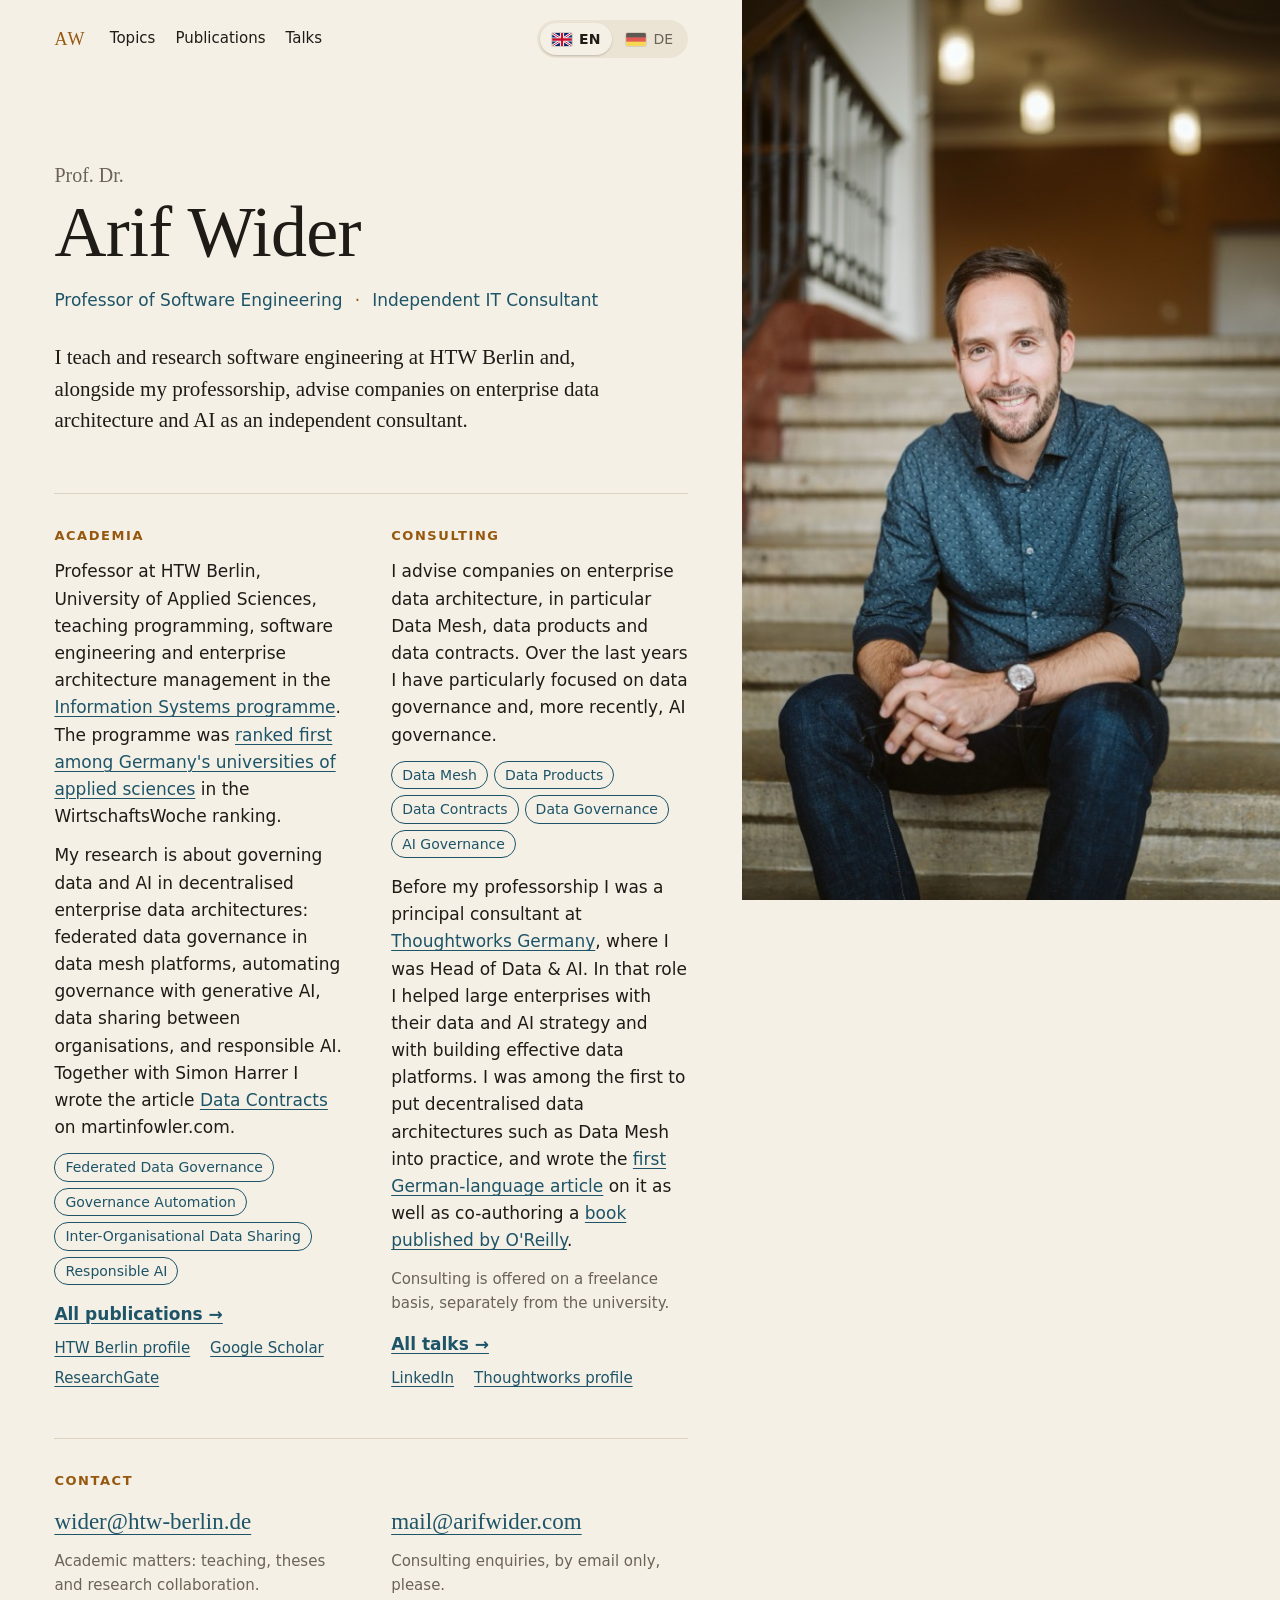
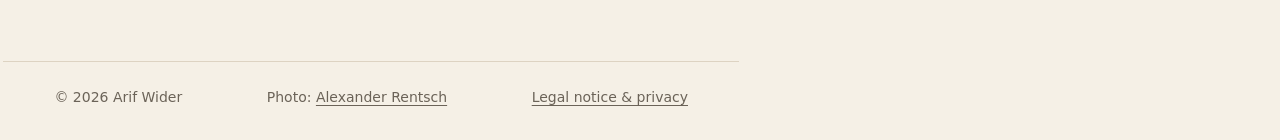
<file: index.html>
<!doctype html>
<html lang="en"
      data-title-en="Arif Wider · Professor of Software Engineering &amp; IT Consultant"
      data-title-de="Arif Wider · Professor für Software Engineering &amp; IT-Berater">
<head>
  <meta charset="utf-8">
  <meta name="viewport" content="width=device-width, initial-scale=1">
  <title>Arif Wider · Professor of Software Engineering &amp; IT Consultant</title>
  <meta name="description" content="Prof. Dr. Arif Wider is a professor of software engineering at HTW Berlin and an independent consultant for enterprise data architecture and AI: Data Mesh, data products, data contracts, data governance and AI governance.">
  <meta name="color-scheme" content="light dark">
  <link rel="canonical" href="https://arifwider.com/">
  <meta property="og:type" content="profile">
  <meta property="og:url" content="https://arifwider.com/">
  <meta property="og:title" content="Arif Wider · Professor of Software Engineering &amp; IT Consultant">
  <meta property="og:description" content="Professor of software engineering at HTW Berlin and independent consultant for enterprise data architecture and AI: Data Mesh, data products, data contracts, data and AI governance.">
  <meta property="og:image" content="https://arifwider.com/assets/og-wide.jpg">
  <meta property="og:image:width" content="1200">
  <meta property="og:image:height" content="630">
  <meta property="og:image:alt" content="Portrait of Arif Wider">
  <meta property="og:site_name" content="Arif Wider">
  <meta property="og:locale" content="en_GB">
  <meta property="og:locale:alternate" content="de_DE">
  <script type="application/ld+json">
  {
    "@context": "https://schema.org",
    "@graph": [
      {
        "@type": "Person",
        "@id": "https://arifwider.com/#person",
        "name": "Arif Wider",
        "honorificPrefix": "Prof. Dr.",
        "url": "https://arifwider.com/",
        "image": "https://arifwider.com/assets/portrait-1200.jpg",
        "jobTitle": "Professor of Software Engineering",
        "affiliation": {
          "@type": "CollegeOrUniversity",
          "name": "HTW Berlin, University of Applied Sciences",
          "url": "https://www.htw-berlin.de/"
        },
        "knowsAbout": [
          "Software Engineering",
          "Data Mesh",
          "Data Products",
          "Data Contracts",
          "Enterprise Data Architecture",
          "Data Governance",
          "AI Governance",
          "Responsible AI"
        ],
        "sameAs": [
          "https://www.htw-berlin.de/hochschule/personen/person/?eid=12850",
          "https://www.linkedin.com/in/arifwider/",
          "https://scholar.google.com/citations?user=3Jl5pxMAAAAJ",
          "https://www.researchgate.net/profile/Arif-Wider",
          "https://www.thoughtworks.com/de-de/profiles/service-line-leads/arif-wider"
        ]
      },
      {
        "@type": "Article",
        "headline": "Data Contracts",
        "url": "https://martinfowler.com/articles/data-contracts.html",
        "datePublished": "2026-11-18",
        "author": [
          {
            "@type": "Person",
            "name": "Simon Harrer"
          },
          {
            "@id": "https://arifwider.com/#person"
          }
        ],
        "publisher": {
          "@type": "Organization",
          "name": "martinfowler.com",
          "url": "https://martinfowler.com/"
        },
        "@id": "https://martinfowler.com/articles/data-contracts.html"
      }
    ]
  }
  </script>
  <link rel="stylesheet" href="styles.css">
  <script src="lang.js"></script>
</head>
<body class="home">
  <span id="en" class="lang-anchor"></span><span id="de" class="lang-anchor"></span>
  <header class="topbar">
    <a class="monogram" data-l="en" href="index.html" aria-label="Arif Wider">AW</a><a class="monogram" data-l="de" href="index.html#de" aria-label="Arif Wider">AW</a>
    <nav class="nav">
      <a data-l="en" href="topics.html">Topics</a><a data-l="de" href="topics.html#de">Themen</a>
      <a data-l="en" href="publications.html">Publications</a><a data-l="de" href="publications.html#de">Publikationen</a>
      <a data-l="en" href="talks.html">Talks</a><a data-l="de" href="talks.html#de">Vorträge</a>
    </nav>
    <div class="lang-switch" role="group" aria-label="Language / Sprache">
      <a href="#en" data-set-lang="en" title="English">
        <svg class="flag" viewBox="0 0 60 40" aria-hidden="true">
          <rect width="60" height="40" fill="#012169"/>
          <path d="M0 0L60 40M60 0L0 40" stroke="#fff" stroke-width="8"/>
          <path d="M0 0L60 40M60 0L0 40" stroke="#c8102e" stroke-width="3"/>
          <path d="M30 0v40M0 20h60" stroke="#fff" stroke-width="13"/>
          <path d="M30 0v40M0 20h60" stroke="#c8102e" stroke-width="7"/>
        </svg>
        EN
      </a>
      <a href="#de" data-set-lang="de" title="Deutsch">
        <svg class="flag" viewBox="0 0 60 40" aria-hidden="true">
          <rect width="60" height="40" fill="#ffce00"/>
          <rect width="60" height="26.67" fill="#dd0000"/>
          <rect width="60" height="13.33" fill="#000"/>
        </svg>
        DE
      </a>
    </div>
  </header>

  <figure class="portrait">
    <img src="assets/portrait-1200.jpg"
         srcset="assets/portrait-640.jpg 640w, assets/portrait-1200.jpg 1199w"
         sizes="(min-width: 48rem) min(42vw, 36rem), 100vw"
         width="1199" height="1800"
         alt="Arif Wider">
  </figure>

  <main>
    <section class="intro">
      <p class="prefix">Prof. Dr.</p>
      <h1>Arif Wider</h1>
      <p class="roles">
        <span data-l="en">Professor of Software Engineering <span class="sep">·</span> Independent IT Consultant</span>
        <span data-l="de">Professor für Software Engineering <span class="sep">·</span> Freiberuflicher IT-Berater</span>
      </p>
      <p class="lede" data-l="en">
        I teach and research software engineering at HTW Berlin and, alongside my
        professorship, advise companies on enterprise data architecture and AI as an independent consultant.
      </p>
      <p class="lede" data-l="de">
        Ich lehre und forsche als Professor für Software Engineering an der HTW Berlin
        und berate daneben als unabhängiger IT-Berater Unternehmen zu Datenarchitekturen und KI.
      </p>
    </section>

    <section class="sides">
      <article>
        <h2>
          <span data-l="en">Academia</span>
          <span data-l="de">Hochschule</span>
        </h2>
        <p data-l="en">
          Professor at HTW Berlin, University of Applied Sciences, teaching programming,
          software engineering and enterprise architecture management in the
          <a href="https://wirtschaftsinformatik.htw-berlin.de/">Information Systems programme</a>.
          The programme was
          <a href="https://www.htw-berlin.de/einrichtungen/zentrale-referate/kommunikation/pressemitteilungen/wirtschaftswoche-ranking-2024-htw-berlin-ist-deutschlandweit-spitze">ranked
          first among Germany's universities of applied sciences</a> in the WirtschaftsWoche ranking.
        </p>
        <p data-l="en">
          My research is about governing data and AI in decentralised enterprise data
          architectures: federated data governance in data mesh platforms, automating governance
          with generative AI, data sharing between organisations, and responsible AI.
          Together with Simon Harrer I wrote the article <a href="https://martinfowler.com/articles/data-contracts.html">Data Contracts</a> on martinfowler.com.
        </p>
        <p data-l="de">
          Professor an der Hochschule für Technik und Wirtschaft (HTW) Berlin. Ich lehre Programmierung,
          Softwaretechnik und Enterprise Architecture Management im Studiengang
          <a href="https://wirtschaftsinformatik.htw-berlin.de/">Wirtschaftsinformatik</a>.
          Der Studiengang belegt im WirtschaftsWoche-Ranking
          <a href="https://www.htw-berlin.de/einrichtungen/zentrale-referate/kommunikation/pressemitteilungen/wirtschaftswoche-ranking-2024-htw-berlin-ist-deutschlandweit-spitze">Platz 1
          unter den deutschen Fachhochschulen</a>.
        </p>
        <p data-l="de">
          In der Forschung beschäftige ich mich mit der Governance von Daten und KI in dezentralen
          Enterprise-Datenarchitekturen: föderierte Data Governance in Data-Mesh-Plattformen,
          Automatisierung von Governance mit generativer KI, organisationsübergreifender
          Datenaustausch und verantwortungsvolle KI.
          Gemeinsam mit Simon Harrer habe ich den Artikel <a href="https://martinfowler.com/articles/data-contracts.html">Data Contracts</a> auf martinfowler.com geschrieben.
        </p>
        <ul class="topics">
          <li><a data-l="en" href="topics.html#federated-data-governance">Federated Data Governance</a><a data-l="de" href="topics.html#de-federated-data-governance">Federated Data Governance</a></li>
          <li><a data-l="en" href="topics.html#governance-automation">Governance Automation</a><a data-l="de" href="topics.html#de-governance-automation">Governance-Automatisierung</a></li>
          <li><a data-l="en" href="topics.html#inter-organisational-data-sharing">Inter-Organisational Data Sharing</a><a data-l="de" href="topics.html#de-inter-organisational-data-sharing">Inter-Organisational Data Sharing</a></li>
          <li><a data-l="en" href="topics.html#responsible-ai">Responsible AI</a><a data-l="de" href="topics.html#de-responsible-ai">Responsible AI</a></li>
        </ul>
        <p class="more">
          <a data-l="en" href="publications.html">All publications →</a><a data-l="de" href="publications.html#de">Alle Publikationen →</a>
        </p>
        <ul class="links">
          <li>
            <a href="https://www.htw-berlin.de/hochschule/personen/person/?eid=12850">
              <span data-l="en">HTW Berlin profile</span>
              <span data-l="de">Profil an der HTW Berlin</span>
            </a>
          </li>
          <li><a href="https://scholar.google.com/citations?user=3Jl5pxMAAAAJ&amp;hl=en">Google Scholar</a></li>
          <li><a href="https://www.researchgate.net/profile/Arif-Wider">ResearchGate</a></li>
        </ul>
      </article>

      <article>
        <h2>
          <span data-l="en">Consulting</span>
          <span data-l="de">Beratung</span>
        </h2>
        <p data-l="en">
          I advise companies on enterprise data architecture, in particular Data Mesh,
          data products and data contracts. Over the last years I have particularly focused on
          data governance and, more recently, AI governance.
        </p>
        <p data-l="de">
          Ich berate Unternehmen zu Enterprise-Datenarchitekturen, insbesondere zu Data Mesh,
          Datenprodukten und Data Contracts. In den letzten Jahren beschäftige ich mich besonders
          mit Data Governance und zuletzt mit AI Governance.
        </p>
        <ul class="topics">
          <li><a data-l="en" href="topics.html#data-mesh">Data Mesh</a><a data-l="de" href="topics.html#de-data-mesh">Data Mesh</a></li>
          <li><a data-l="en" href="topics.html#data-products">Data Products</a><a data-l="de" href="topics.html#de-data-products">Datenprodukte</a></li>
          <li><a data-l="en" href="topics.html#data-contracts">Data Contracts</a><a data-l="de" href="topics.html#de-data-contracts">Data Contracts</a></li>
          <li><a data-l="en" href="topics.html#data-governance">Data Governance</a><a data-l="de" href="topics.html#de-data-governance">Data Governance</a></li>
          <li><a data-l="en" href="topics.html#ai-governance">AI Governance</a><a data-l="de" href="topics.html#de-ai-governance">AI Governance</a></li>
        </ul>
        <p data-l="en">
          Before my professorship I was a principal consultant at <a href="https://www.thoughtworks.com/de-de">Thoughtworks Germany</a>, where I
          was Head of Data &amp; AI. In that role I helped large enterprises with their data and AI strategy
          and with building effective data platforms. I was among the first to put decentralised data
          architectures such as Data Mesh into practice, and wrote the
          <a href="https://www.heise.de/hintergrund/Data-Mesh-Daten-verantwortungsvoll-dezentralisieren-6064467.html">first German-language article</a> on it as well as co-authoring a
          <a href="https://www.oreilly.com/library/view/data-mesh-in/9781098108502/">book published by O'Reilly</a>.
        </p>
        <p data-l="de">
          Vor meiner Professur war ich Principal Consultant bei <a href="https://www.thoughtworks.com/de-de">Thoughtworks Deutschland</a> und dort
          Head of Data &amp; AI. In dieser Rolle habe ich große Unternehmen bei ihrer Daten- und KI-Strategie und
          beim Aufbau wirksamer Datenplattformen unterstützt. Ich gehörte zu den Ersten, die dezentrale
          Datenarchitekturen wie Data Mesh in der Praxis umgesetzt haben, und habe dazu den
          <a href="https://www.heise.de/hintergrund/Data-Mesh-Daten-verantwortungsvoll-dezentralisieren-6064467.html">ersten deutschsprachigen Artikel</a> geschrieben sowie ein
          <a href="https://www.oreilly.com/library/view/data-mesh-in/9781098108502/">bei O'Reilly erschienenes Buch</a> mitverfasst.
        </p>
        <p class="note" data-l="en">
          Consulting is offered on a freelance basis, separately from the university.
        </p>
        <p class="note" data-l="de">
          Die Beratung erfolgt freiberuflich und unabhängig von der Hochschule.
        </p>
        <p class="more">
          <a data-l="en" href="talks.html">All talks →</a><a data-l="de" href="talks.html#de">Alle Vorträge →</a>
        </p>
        <ul class="links">
          <li><a href="https://www.linkedin.com/in/arifwider/">LinkedIn</a></li>
          <li>
            <a href="https://www.thoughtworks.com/de-de/profiles/service-line-leads/arif-wider">
              <span data-l="en">Thoughtworks profile</span>
              <span data-l="de">Profil bei Thoughtworks</span>
            </a>
          </li>
        </ul>
      </article>
    </section>

    <section class="contact">
      <h2>
        <span data-l="en">Contact</span>
        <span data-l="de">Kontakt</span>
      </h2>
      <div class="contacts">
        <div>
          <p>
            <a class="email" href="mailto:wider@htw-berlin.de">wider@htw-berlin.de</a>
          </p>
          <p class="note" data-l="en">
            Academic matters: teaching, theses and research collaboration.
          </p>
          <p class="note" data-l="de">
            Akademische Anliegen: Lehre, Abschlussarbeiten und Forschungskooperationen.
          </p>
        </div>
        <div>
          <p>
            <a class="email" href="mailto:mail@arifwider.com">mail@arifwider.com</a>
          </p>
          <p class="note" data-l="en">Consulting enquiries, by email only, please.</p>
          <p class="note" data-l="de">Beratungsanfragen, bitte ausschließlich per E-Mail.</p>
        </div>
      </div>
    </section>
  </main>

  <footer>
    <span>© <span id="year">2026</span> Arif Wider</span>
    <span>
      <span data-l="en">Photo:</span><span data-l="de">Foto:</span>
      <a href="https://www.alexanderrentsch.com/">Alexander Rentsch</a>
    </span>
    <a data-l="en" href="impressum.html">Legal notice &amp; privacy</a><a data-l="de" href="impressum.html#de">Impressum &amp; Datenschutz</a>
  </footer>
</body>
</html>
</file>
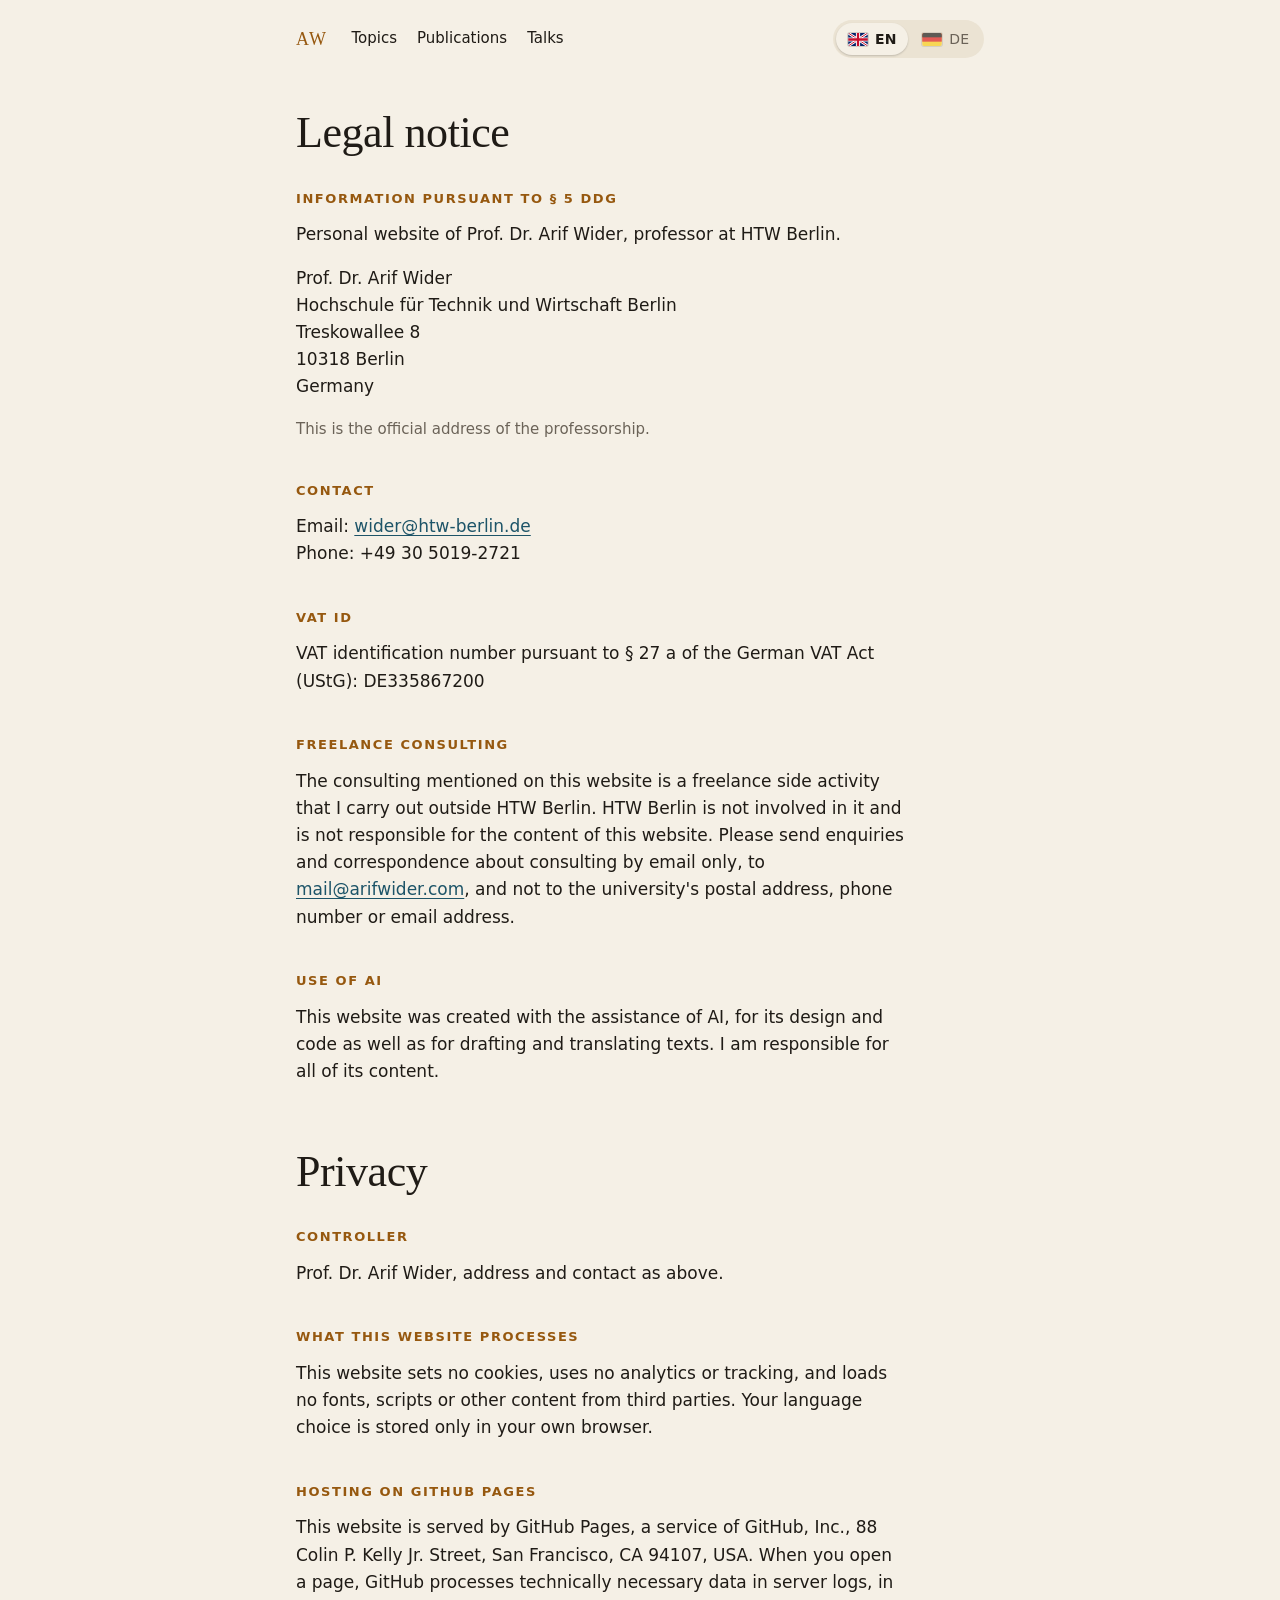
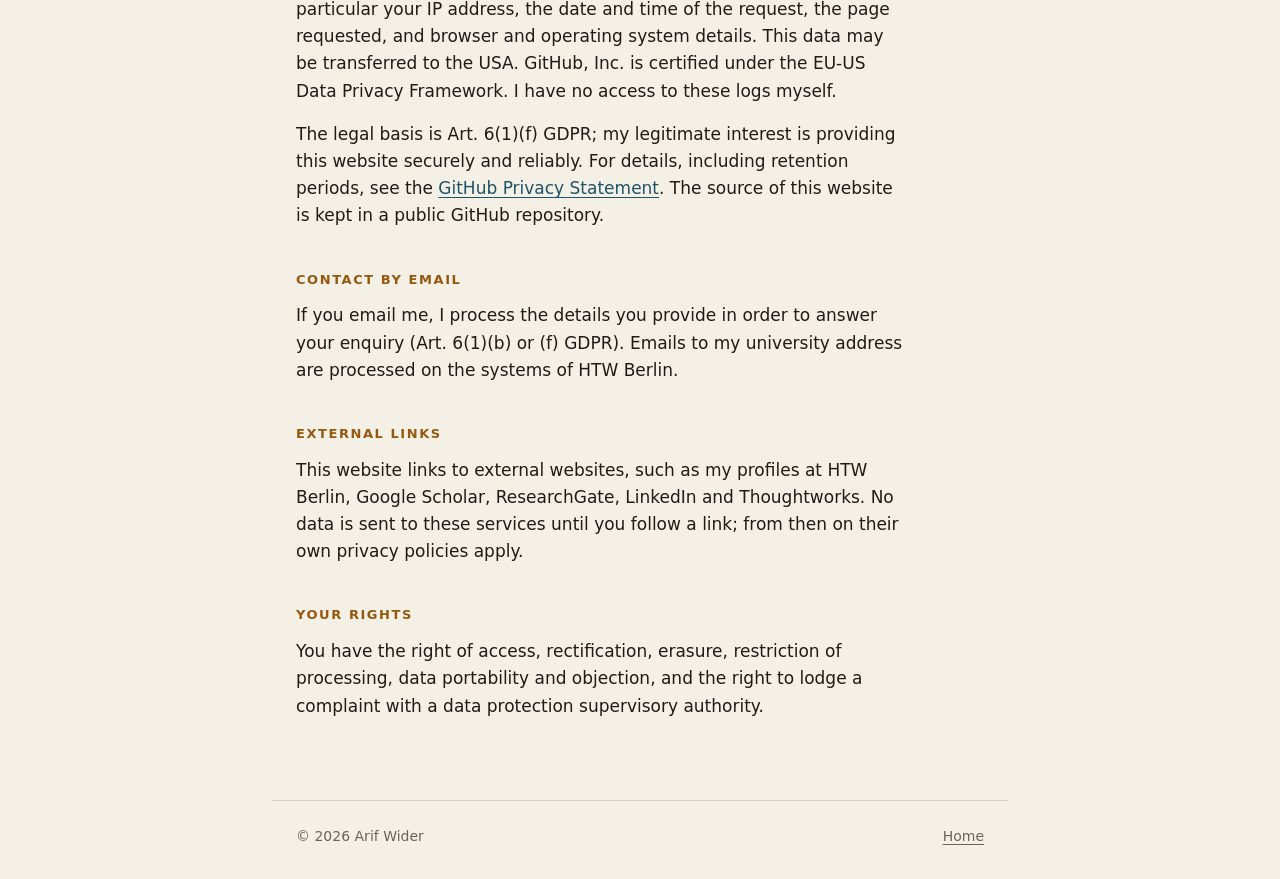
<file: impressum.html>
<!doctype html>
<html lang="en"
      data-title-en="Legal notice &amp; privacy · Arif Wider"
      data-title-de="Impressum &amp; Datenschutz · Arif Wider">
<head>
  <meta charset="utf-8">
  <meta name="viewport" content="width=device-width, initial-scale=1">
  <title>Impressum &amp; Datenschutz · Arif Wider</title>
  <meta name="robots" content="noindex">
  <meta name="color-scheme" content="light dark">
  <link rel="stylesheet" href="styles.css">
  <script src="lang.js"></script>
</head>
<body>
  <span id="en" class="lang-anchor"></span><span id="de" class="lang-anchor"></span>
  <header class="topbar">
    <a class="monogram" data-l="en" href="index.html" aria-label="Arif Wider">AW</a><a class="monogram" data-l="de" href="index.html#de" aria-label="Arif Wider">AW</a>
    <nav class="nav">
      <a data-l="en" href="topics.html">Topics</a><a data-l="de" href="topics.html#de">Themen</a>
      <a data-l="en" href="publications.html">Publications</a><a data-l="de" href="publications.html#de">Publikationen</a>
      <a data-l="en" href="talks.html">Talks</a><a data-l="de" href="talks.html#de">Vorträge</a>
    </nav>
    <div class="lang-switch" role="group" aria-label="Language / Sprache">
      <a href="#en" data-set-lang="en" title="English">
        <svg class="flag" viewBox="0 0 60 40" aria-hidden="true">
          <rect width="60" height="40" fill="#012169"/>
          <path d="M0 0L60 40M60 0L0 40" stroke="#fff" stroke-width="8"/>
          <path d="M0 0L60 40M60 0L0 40" stroke="#c8102e" stroke-width="3"/>
          <path d="M30 0v40M0 20h60" stroke="#fff" stroke-width="13"/>
          <path d="M30 0v40M0 20h60" stroke="#c8102e" stroke-width="7"/>
        </svg>
        EN
      </a>
      <a href="#de" data-set-lang="de" title="Deutsch">
        <svg class="flag" viewBox="0 0 60 40" aria-hidden="true">
          <rect width="60" height="40" fill="#ffce00"/>
          <rect width="60" height="26.67" fill="#dd0000"/>
          <rect width="60" height="13.33" fill="#000"/>
        </svg>
        DE
      </a>
    </div>
  </header>

  <main class="legal">
    <section>
      <h1>
        <span data-l="en">Legal notice</span>
        <span data-l="de">Impressum</span>
      </h1>

      <h2>
        <span data-l="en">Information pursuant to § 5 DDG</span>
        <span data-l="de">Angaben gemäß § 5 DDG</span>
      </h2>
      <p data-l="en">Personal website of Prof. Dr. Arif Wider, professor at HTW Berlin.</p>
      <p data-l="de">Persönliche Website von Prof. Dr. Arif Wider, Professor an der HTW Berlin.</p>
      <address>
        Prof. Dr. Arif Wider<br>
        Hochschule für Technik und Wirtschaft Berlin<br>
        Treskowallee 8<br>
        10318 Berlin<span data-l="en"><br>Germany</span>
      </address>
      <p class="note" data-l="en">This is the official address of the professorship.</p>
      <p class="note" data-l="de">Die Anschrift ist die Dienstanschrift der Professur.</p>

      <h2>
        <span data-l="en">Contact</span>
        <span data-l="de">Kontakt</span>
      </h2>
      <p>
        <span data-l="en">Email:</span><span data-l="de">E-Mail:</span>
        <a href="mailto:wider@htw-berlin.de">wider@htw-berlin.de</a><br>
        <span data-l="en">Phone:</span><span data-l="de">Telefon:</span>
        +49 30 5019-2721
      </p>

      <h2>
        <span data-l="en">VAT ID</span>
        <span data-l="de">Umsatzsteuer-ID</span>
      </h2>
      <p data-l="en">VAT identification number pursuant to § 27 a of the German VAT Act (UStG): DE335867200</p>
      <p data-l="de">Umsatzsteuer-Identifikationsnummer gemäß § 27 a UStG: DE335867200</p>

      <h2>
        <span data-l="en">Freelance consulting</span>
        <span data-l="de">Freiberufliche Beratung</span>
      </h2>
      <p data-l="en">
        The consulting mentioned on this website is a freelance side activity that I carry out
        outside HTW Berlin. HTW Berlin is not involved in it and is not responsible for the content
        of this website. Please send enquiries and correspondence about consulting by email only,
        to <a href="mailto:mail@arifwider.com">mail@arifwider.com</a>, and not to the university's
        postal address, phone number or email address.
      </p>
      <p data-l="de">
        Die auf dieser Website erwähnte Beratung übe ich als Nebentätigkeit freiberuflich und
        außerhalb der HTW Berlin aus. Die HTW Berlin ist daran nicht beteiligt und für die
        Inhalte dieser Website nicht verantwortlich. Anfragen und Schriftverkehr zur Beratung
        bitte ausschließlich per E-Mail an <a href="mailto:mail@arifwider.com">mail@arifwider.com</a>,
        nicht an die Postanschrift, Telefonnummer oder E-Mail-Adresse der Hochschule.
      </p>

      <h2>
        <span data-l="en">Use of AI</span>
        <span data-l="de">Einsatz von KI</span>
      </h2>
      <p data-l="en">
        This website was created with the assistance of AI, for its design and code as well as
        for drafting and translating texts. I am responsible for all of its content.
      </p>
      <p data-l="de">
        Diese Website wurde mit Unterstützung von KI erstellt, sowohl Gestaltung und Code als auch
        Entwürfe und Übersetzungen der Texte. Für alle Inhalte bin ich verantwortlich.
      </p>
    </section>

    <section>
      <h1>
        <span data-l="en">Privacy</span>
        <span data-l="de">Datenschutz</span>
      </h1>

      <h2>
        <span data-l="en">Controller</span>
        <span data-l="de">Verantwortlicher</span>
      </h2>
      <p data-l="en">Prof. Dr. Arif Wider, address and contact as above.</p>
      <p data-l="de">Prof. Dr. Arif Wider, Anschrift und Kontakt wie oben.</p>

      <h2>
        <span data-l="en">What this website processes</span>
        <span data-l="de">Was diese Website verarbeitet</span>
      </h2>
      <p data-l="en">
        This website sets no cookies, uses no analytics or tracking, and loads no fonts, scripts
        or other content from third parties. Your language choice is stored only in your own browser.
      </p>
      <p data-l="de">
        Diese Website setzt keine Cookies, nutzt keine Analyse- oder Tracking-Dienste und lädt
        keine Schriften, Skripte oder anderen Inhalte von Drittanbietern. Die Sprachauswahl wird
        ausschließlich lokal in Ihrem Browser gespeichert.
      </p>

      <h2>
        <span data-l="en">Hosting on GitHub Pages</span>
        <span data-l="de">Hosting über GitHub Pages</span>
      </h2>
      <p data-l="en">
        This website is served by GitHub Pages, a service of GitHub, Inc., 88 Colin P. Kelly Jr. Street,
        San Francisco, CA 94107, USA. When you open a page, GitHub processes technically necessary
        data in server logs, in particular your IP address, the date and time of the request, the
        page requested, and browser and operating system details. This data may be transferred to
        the USA. GitHub, Inc. is certified under the EU-US Data Privacy Framework. I have no access
        to these logs myself.
      </p>
      <p data-l="en">
        The legal basis is Art. 6(1)(f) GDPR; my legitimate interest is providing this website
        securely and reliably. For details, including retention periods, see the
        <a href="https://docs.github.com/en/site-policy/privacy-policies/github-general-privacy-statement">GitHub Privacy Statement</a>.
        The source of this website is kept in a public GitHub repository.
      </p>
      <p data-l="de">
        Diese Website wird über GitHub Pages bereitgestellt, einen Dienst der GitHub, Inc.,
        88 Colin P. Kelly Jr. Street, San Francisco, CA 94107, USA. Beim Aufruf einer Seite
        verarbeitet GitHub technisch notwendige Daten in Server-Logs, insbesondere Ihre IP-Adresse,
        Datum und Uhrzeit des Abrufs, die abgerufene Seite sowie Angaben zu Browser und
        Betriebssystem. Dabei können Daten in die USA übermittelt werden. Die GitHub, Inc. ist nach
        dem EU-US Data Privacy Framework zertifiziert. Ich selbst habe keinen Zugriff auf diese Logdaten.
      </p>
      <p data-l="de">
        Rechtsgrundlage ist Art. 6 Abs. 1 lit. f DSGVO; mein berechtigtes Interesse liegt in der
        sicheren und zuverlässigen Bereitstellung dieser Website. Einzelheiten, auch zur
        Speicherdauer, finden Sie in der
        <a href="https://docs.github.com/en/site-policy/privacy-policies/github-general-privacy-statement">Datenschutzerklärung von GitHub</a>.
        Der Quelltext dieser Website liegt in einem öffentlichen GitHub-Repository.
      </p>

      <h2>
        <span data-l="en">Contact by email</span>
        <span data-l="de">Kontaktaufnahme per E-Mail</span>
      </h2>
      <p data-l="en">
        If you email me, I process the details you provide in order to answer your enquiry
        (Art. 6(1)(b) or (f) GDPR). Emails to my university address are processed on the
        systems of HTW Berlin.
      </p>
      <p data-l="de">
        Wenn Sie mir eine E-Mail schreiben, verarbeite ich Ihre Angaben, um Ihre Anfrage
        zu beantworten (Art. 6 Abs. 1 lit. b bzw. lit. f DSGVO). E-Mails an meine
        Hochschuladresse werden auf den Systemen der HTW Berlin verarbeitet.
      </p>

      <h2>
        <span data-l="en">External links</span>
        <span data-l="de">Externe Links</span>
      </h2>
      <p data-l="en">
        This website links to external websites, such as my profiles at HTW Berlin, Google Scholar,
        ResearchGate, LinkedIn and Thoughtworks.
        No data is sent to these services until you follow a link; from then on their own privacy
        policies apply.
      </p>
      <p data-l="de">
        Diese Website verlinkt auf externe Websites, etwa auf meine Profile bei der HTW Berlin,
        Google Scholar, ResearchGate, LinkedIn und Thoughtworks. Daten werden erst an diese Dienste übertragen, wenn Sie einem Link folgen;
        ab dann gelten deren eigene Datenschutzerklärungen.
      </p>

      <h2>
        <span data-l="en">Your rights</span>
        <span data-l="de">Ihre Rechte</span>
      </h2>
      <p data-l="en">
        You have the right of access, rectification, erasure, restriction of processing, data
        portability and objection, and the right to lodge a complaint with a data protection
        supervisory authority.
      </p>
      <p data-l="de">
        Sie haben das Recht auf Auskunft, Berichtigung, Löschung, Einschränkung der Verarbeitung,
        Datenübertragbarkeit und Widerspruch sowie das Recht, sich bei einer
        Datenschutz-Aufsichtsbehörde zu beschweren.
      </p>
    </section>
  </main>

  <footer>
    <span>© <span id="year">2026</span> Arif Wider</span>
    <a data-l="en" href="index.html">Home</a><a data-l="de" href="index.html#de">Startseite</a>
  </footer>
</body>
</html>
</file>
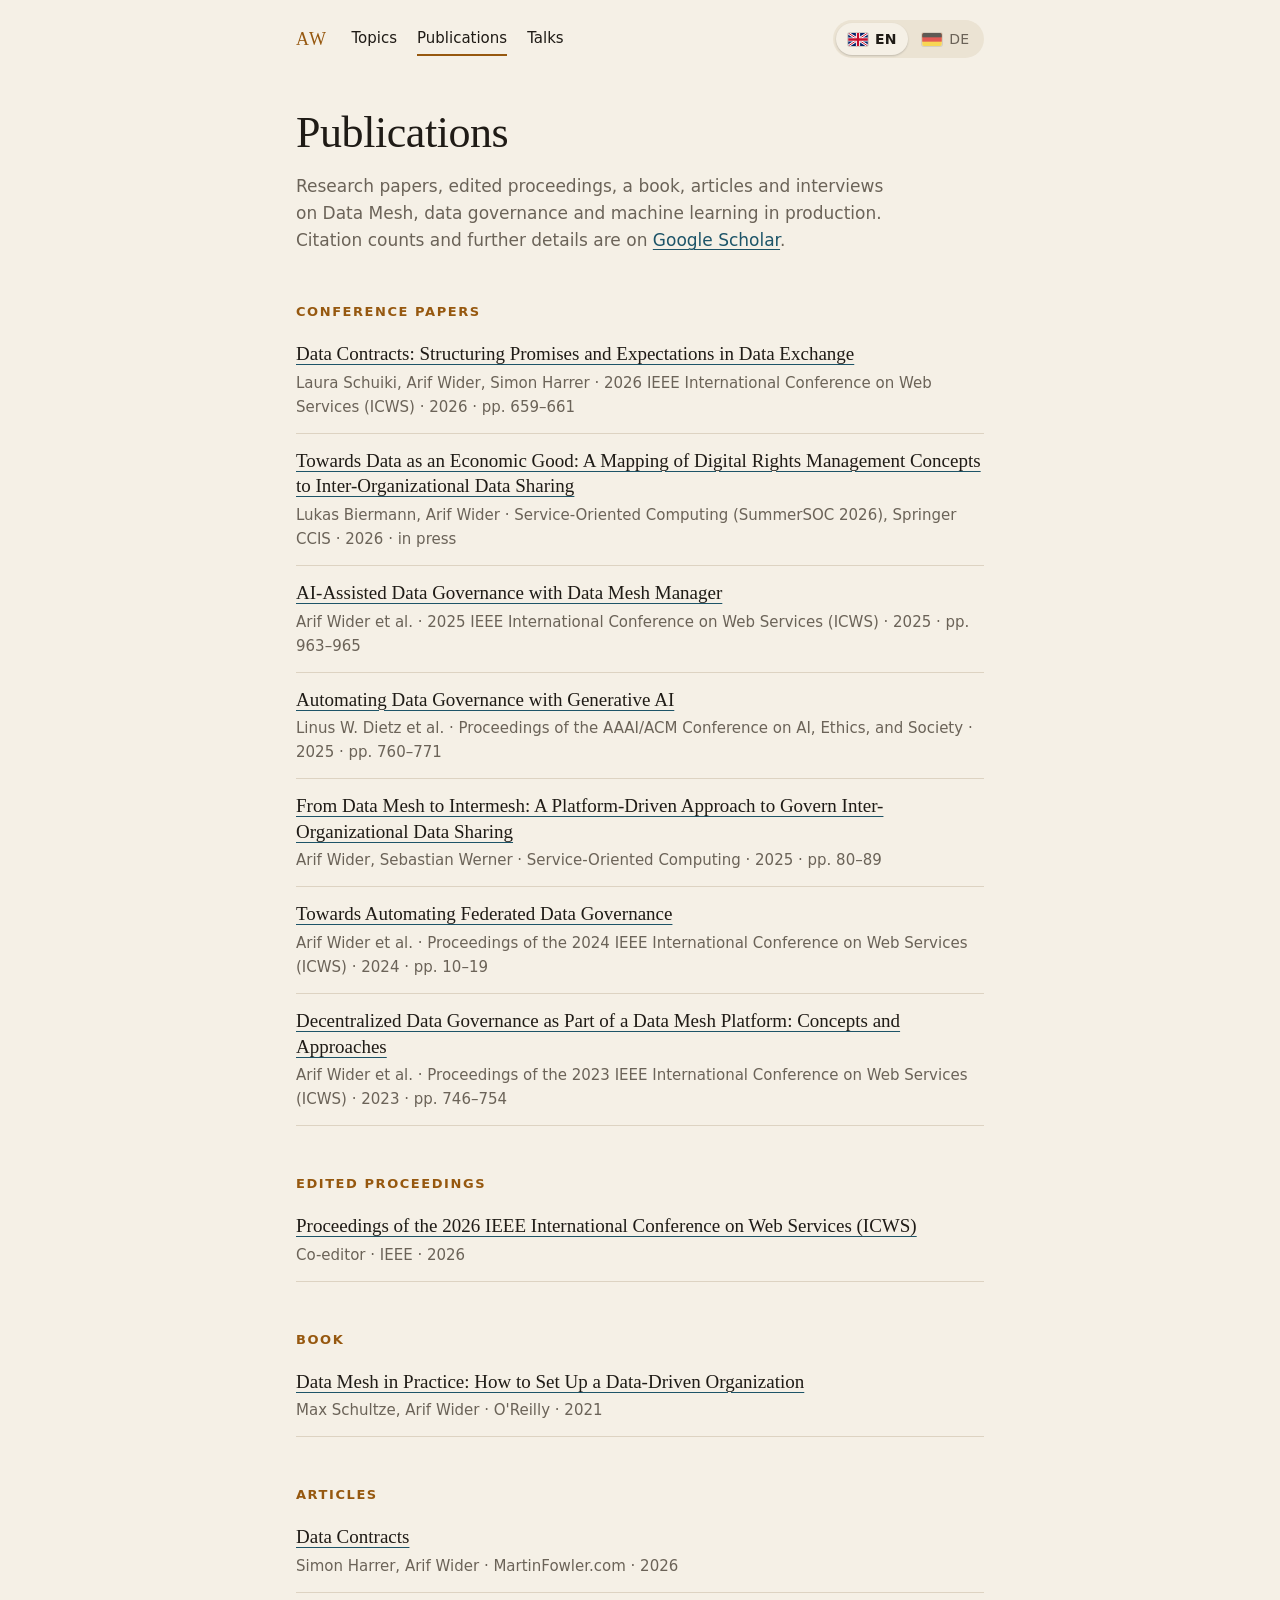
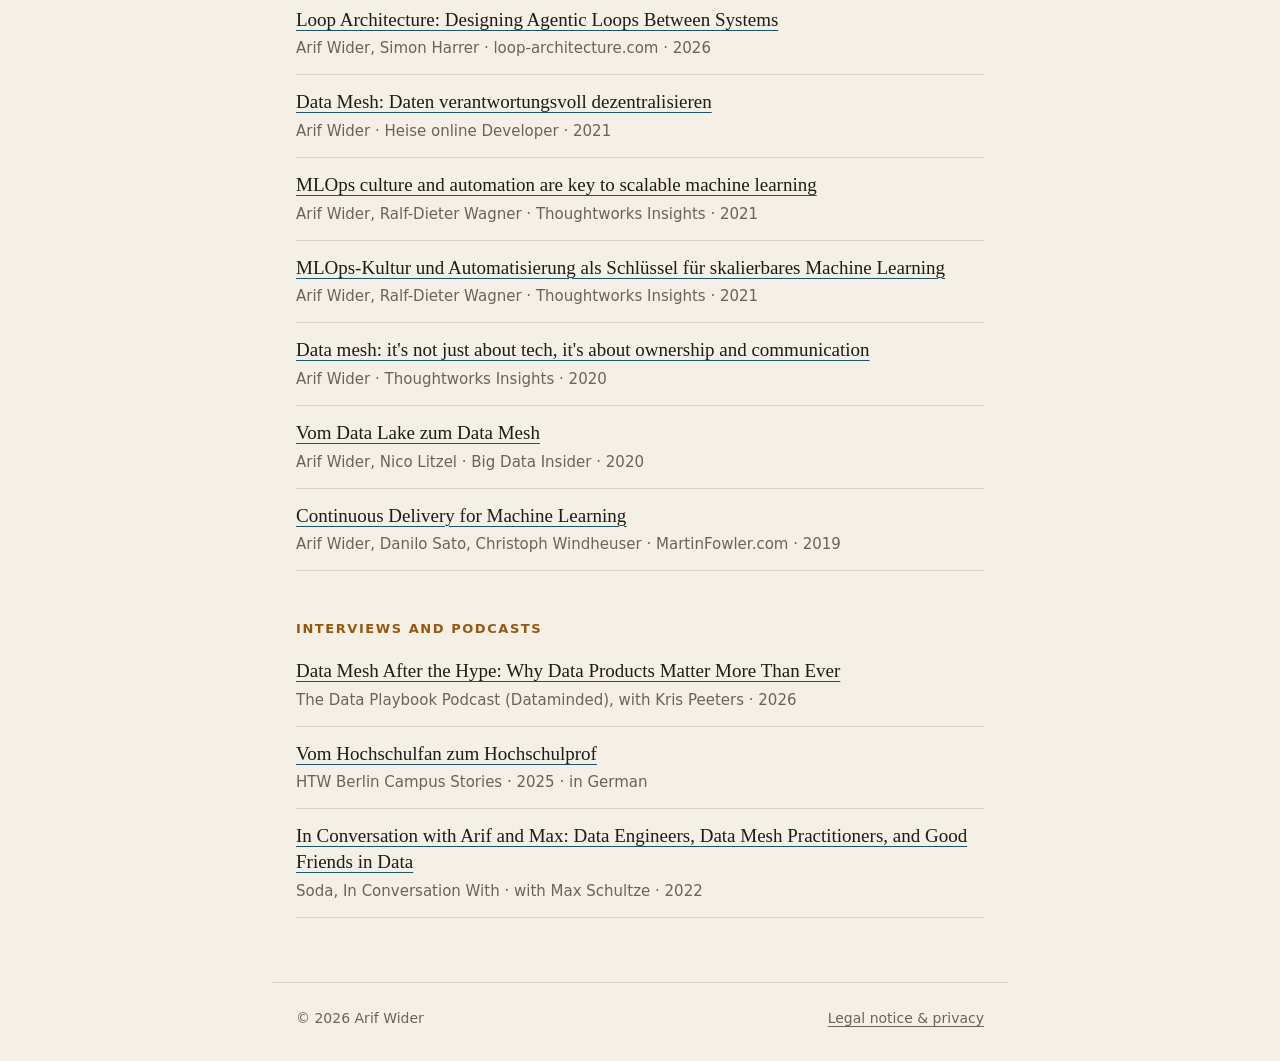
<file: publications.html>
<!doctype html>
<html lang="en"
      data-title-en="Publications · Arif Wider"
      data-title-de="Publikationen · Arif Wider">
<head>
  <meta charset="utf-8">
  <meta name="viewport" content="width=device-width, initial-scale=1">
  <title>Publications · Arif Wider</title>
  <meta name="description" content="Publications by Prof. Dr. Arif Wider on Data Mesh, data governance, data contracts and machine learning in production.">
  <meta name="color-scheme" content="light dark">
  <link rel="canonical" href="https://arifwider.com/publications.html">
  <meta property="og:type" content="website">
  <meta property="og:url" content="https://arifwider.com/publications.html">
  <meta property="og:title" content="Publications · Arif Wider">
  <meta property="og:description" content="Publications by Prof. Dr. Arif Wider on Data Mesh, data governance, data contracts and machine learning in production.">
  <meta property="og:image" content="https://arifwider.com/assets/og-wide.jpg">
  <meta property="og:image:width" content="1200">
  <meta property="og:image:height" content="630">
  <meta property="og:image:alt" content="Portrait of Arif Wider">
  <meta property="og:site_name" content="Arif Wider">
  <meta property="og:locale" content="en_GB">
  <meta property="og:locale:alternate" content="de_DE">
  <link rel="stylesheet" href="styles.css">
  <script src="lang.js"></script>
</head>
<body>
  <span id="en" class="lang-anchor"></span><span id="de" class="lang-anchor"></span>
  <header class="topbar">
    <a class="monogram" data-l="en" href="index.html" aria-label="Arif Wider">AW</a><a class="monogram" data-l="de" href="index.html#de" aria-label="Arif Wider">AW</a>
    <nav class="nav">
      <a data-l="en" href="topics.html">Topics</a><a data-l="de" href="topics.html#de">Themen</a>
      <a data-l="en" href="publications.html" aria-current="page">Publications</a><a data-l="de" href="publications.html#de" aria-current="page">Publikationen</a>
      <a data-l="en" href="talks.html">Talks</a><a data-l="de" href="talks.html#de">Vorträge</a>
    </nav>
    <div class="lang-switch" role="group" aria-label="Language / Sprache">
      <a href="#en" data-set-lang="en" title="English">
        <svg class="flag" viewBox="0 0 60 40" aria-hidden="true">
          <rect width="60" height="40" fill="#012169"/>
          <path d="M0 0L60 40M60 0L0 40" stroke="#fff" stroke-width="8"/>
          <path d="M0 0L60 40M60 0L0 40" stroke="#c8102e" stroke-width="3"/>
          <path d="M30 0v40M0 20h60" stroke="#fff" stroke-width="13"/>
          <path d="M30 0v40M0 20h60" stroke="#c8102e" stroke-width="7"/>
        </svg>
        EN
      </a>
      <a href="#de" data-set-lang="de" title="Deutsch">
        <svg class="flag" viewBox="0 0 60 40" aria-hidden="true">
          <rect width="60" height="40" fill="#ffce00"/>
          <rect width="60" height="26.67" fill="#dd0000"/>
          <rect width="60" height="13.33" fill="#000"/>
        </svg>
        DE
      </a>
    </div>
  </header>

  <main class="sub">
    <h1>
      <span data-l="en">Publications</span>
      <span data-l="de">Publikationen</span>
    </h1>
    <p class="sub-intro" data-l="en">
      Research papers, edited proceedings, a book, articles and interviews on Data Mesh, data governance and machine learning
      in production. Citation counts and further details are on
      <a href="https://scholar.google.com/citations?user=3Jl5pxMAAAAJ&amp;hl=en">Google Scholar</a>.
    </p>
    <p class="sub-intro" data-l="de">
      Forschungsbeiträge, Herausgeberschaften, ein Buch, Artikel und Interviews zu Data Mesh, Data Governance und Machine Learning
      im Produktivbetrieb. Zitationen und weitere Angaben finden Sie bei
      <a href="https://scholar.google.com/citations?user=3Jl5pxMAAAAJ&amp;hl=en">Google Scholar</a>.
    </p>

    <h2>
      <span data-l="en">Conference papers</span>
      <span data-l="de">Konferenzbeiträge</span>
    </h2>
    <ul class="entries">
      <li>
        <p class="e-title"><a href="https://doi.org/10.1109/ICWS72778.2026.00084">Data Contracts: Structuring Promises and Expectations in Data Exchange</a></p>
        <p class="e-meta">Laura Schuiki, Arif Wider, Simon Harrer · 2026 IEEE International Conference on Web Services (ICWS) · 2026 · pp. 659–661</p>
      </li>
      <li>
        <p class="e-title"><a href="https://link.springer.com/book/9783032434333">Towards Data as an Economic Good: A Mapping of Digital Rights Management Concepts to Inter-Organizational Data Sharing</a></p>
        <p class="e-meta">Lukas Biermann, Arif Wider · Service-Oriented Computing (SummerSOC 2026), Springer CCIS · 2026<span data-l="en"> · in press</span><span data-l="de"> · im Erscheinen</span></p>
      </li>
      <li>
        <p class="e-title"><a href="https://doi.org/10.1109/ICWS67624.2025.00126">AI-Assisted Data Governance with Data Mesh Manager</a></p>
        <p class="e-meta">Arif Wider et al. · 2025 IEEE International Conference on Web Services (ICWS) · 2025 · pp. 963–965</p>
      </li>
      <li>
        <p class="e-title"><a href="https://doi.org/10.1609/aies.v8i1.36587">Automating Data Governance with Generative AI</a></p>
        <p class="e-meta">Linus W. Dietz et al. · Proceedings of the AAAI/ACM Conference on AI, Ethics, and Society · 2025 · pp. 760–771</p>
      </li>
      <li>
        <p class="e-title"><a href="https://doi.org/10.1007/978-3-032-07313-6_5">From Data Mesh to Intermesh: A Platform-Driven Approach to Govern Inter-Organizational Data Sharing</a></p>
        <p class="e-meta">Arif Wider, Sebastian Werner · Service-Oriented Computing · 2025 · pp. 80–89</p>
      </li>
      <li>
        <p class="e-title"><a href="https://doi.org/10.1109/ICWS62655.2024.00019">Towards Automating Federated Data Governance</a></p>
        <p class="e-meta">Arif Wider et al. · Proceedings of the 2024 IEEE International Conference on Web Services (ICWS) · 2024 · pp. 10–19</p>
      </li>
      <li>
        <p class="e-title"><a href="https://doi.org/10.1109/icws60048.2023.00101">Decentralized Data Governance as Part of a Data Mesh Platform: Concepts and Approaches</a></p>
        <p class="e-meta">Arif Wider et al. · Proceedings of the 2023 IEEE International Conference on Web Services (ICWS) · 2023 · pp. 746–754</p>
      </li>
    </ul>

    <h2>
      <span data-l="en">Edited proceedings</span>
      <span data-l="de">Herausgeberschaft</span>
    </h2>
    <ul class="entries">
      <li>
        <p class="e-title"><a href="https://doi.org/10.1109/ICWS72778.2026.00002">Proceedings of the 2026 IEEE International Conference on Web Services (ICWS)</a></p>
        <p class="e-meta"><span data-l="en">Co-editor</span><span data-l="de">Mitherausgeber</span> · IEEE · 2026</p>
      </li>
    </ul>

    <h2>
      <span data-l="en">Book</span>
      <span data-l="de">Buch</span>
    </h2>
    <ul class="entries">
      <li>
        <p class="e-title"><a href="https://www.oreilly.com/library/view/data-mesh-in/9781098108502/">Data Mesh in Practice: How to Set Up a Data-Driven Organization</a></p>
        <p class="e-meta">Max Schultze, Arif Wider · O'Reilly · 2021</p>
      </li>
    </ul>

    <h2>
      <span data-l="en">Articles</span>
      <span data-l="de">Artikel</span>
    </h2>
    <ul class="entries">
      <li>
        <p class="e-title"><a href="https://martinfowler.com/articles/data-contracts.html">Data Contracts</a></p>
        <p class="e-meta">Simon Harrer, Arif Wider · MartinFowler.com · 2026</p>
      </li>
      <li>
        <p class="e-title"><a href="https://www.loop-architecture.com/">Loop Architecture: Designing Agentic Loops Between Systems</a></p>
        <p class="e-meta">Arif Wider, Simon Harrer · loop-architecture.com · 2026</p>
      </li>
      <li>
        <p class="e-title"><a href="https://www.heise.de/hintergrund/Data-Mesh-Daten-verantwortungsvoll-dezentralisieren-6064467.html">Data Mesh: Daten verantwortungsvoll dezentralisieren</a></p>
        <p class="e-meta">Arif Wider · Heise online Developer · 2021</p>
      </li>
      <li>
        <p class="e-title"><a href="https://www.thoughtworks.com/en-us/insights/articles/mlops-automation-key-to-scalable-ml">MLOps culture and automation are key to scalable machine learning</a></p>
        <p class="e-meta">Arif Wider, Ralf-Dieter Wagner · Thoughtworks Insights · 2021</p>
      </li>
      <li>
        <p class="e-title"><a href="https://www.thoughtworks.com/de-de/insights/articles/mlops-automation-key-to-scalable-ml">MLOps-Kultur und Automatisierung als Schlüssel für skalierbares Machine Learning</a></p>
        <p class="e-meta">Arif Wider, Ralf-Dieter Wagner · Thoughtworks Insights · 2021</p>
      </li>
      <li>
        <p class="e-title"><a href="https://www.thoughtworks.com/insights/blog/data-mesh-its-not-about-tech-its-about-ownership-and-communication">Data mesh: it's not just about tech, it's about ownership and communication</a></p>
        <p class="e-meta">Arif Wider · Thoughtworks Insights · 2020</p>
      </li>
      <li>
        <p class="e-title"><a href="https://www.bigdata-insider.de/vom-data-lake-zum-data-mesh-a-960160/">Vom Data Lake zum Data Mesh</a></p>
        <p class="e-meta">Arif Wider, Nico Litzel · Big Data Insider · 2020</p>
      </li>
      <li>
        <p class="e-title"><a href="https://martinfowler.com/articles/cd4ml.html">Continuous Delivery for Machine Learning</a></p>
        <p class="e-meta">Arif Wider, Danilo Sato, Christoph Windheuser · MartinFowler.com · 2019</p>
      </li>
    </ul>

    <h2>
      <span data-l="en">Interviews and podcasts</span>
      <span data-l="de">Interviews und Podcasts</span>
    </h2>
    <ul class="entries">
      <li>
        <p class="e-title"><a href="https://www.youtube.com/watch?v=gTa80qxmrDc">Data Mesh After the Hype: Why Data Products Matter More Than Ever</a></p>
        <p class="e-meta">
          <span data-l="en">The Data Playbook Podcast (Dataminded), with Kris Peeters</span><span data-l="de">The Data Playbook Podcast (Dataminded), mit Kris Peeters</span> · 2026</p>
      </li>
      <li>
        <p class="e-title"><a href="https://campus-stories.htw-berlin.de/jahr/2025/vom-hochschulfan-zum-hochschulprof">Vom Hochschulfan zum Hochschulprof</a></p>
        <p class="e-meta">HTW Berlin Campus Stories · 2025<span data-l="en"> · in German</span></p>
      </li>
      <li>
        <p class="e-title"><a href="https://www.youtube.com/watch?v=lBLrHQiJBPc">In Conversation with Arif and Max: Data Engineers, Data Mesh Practitioners, and Good Friends in Data</a></p>
        <p class="e-meta">Soda, In Conversation With · <span data-l="en">with</span><span data-l="de">mit</span> Max Schultze · 2022</p>
      </li>
    </ul>
  </main>

  <footer>
    <span>© <span id="year">2026</span> Arif Wider</span>
    <a data-l="en" href="impressum.html">Legal notice &amp; privacy</a><a data-l="de" href="impressum.html#de">Impressum &amp; Datenschutz</a>
  </footer>
</body>
</html>
</file>
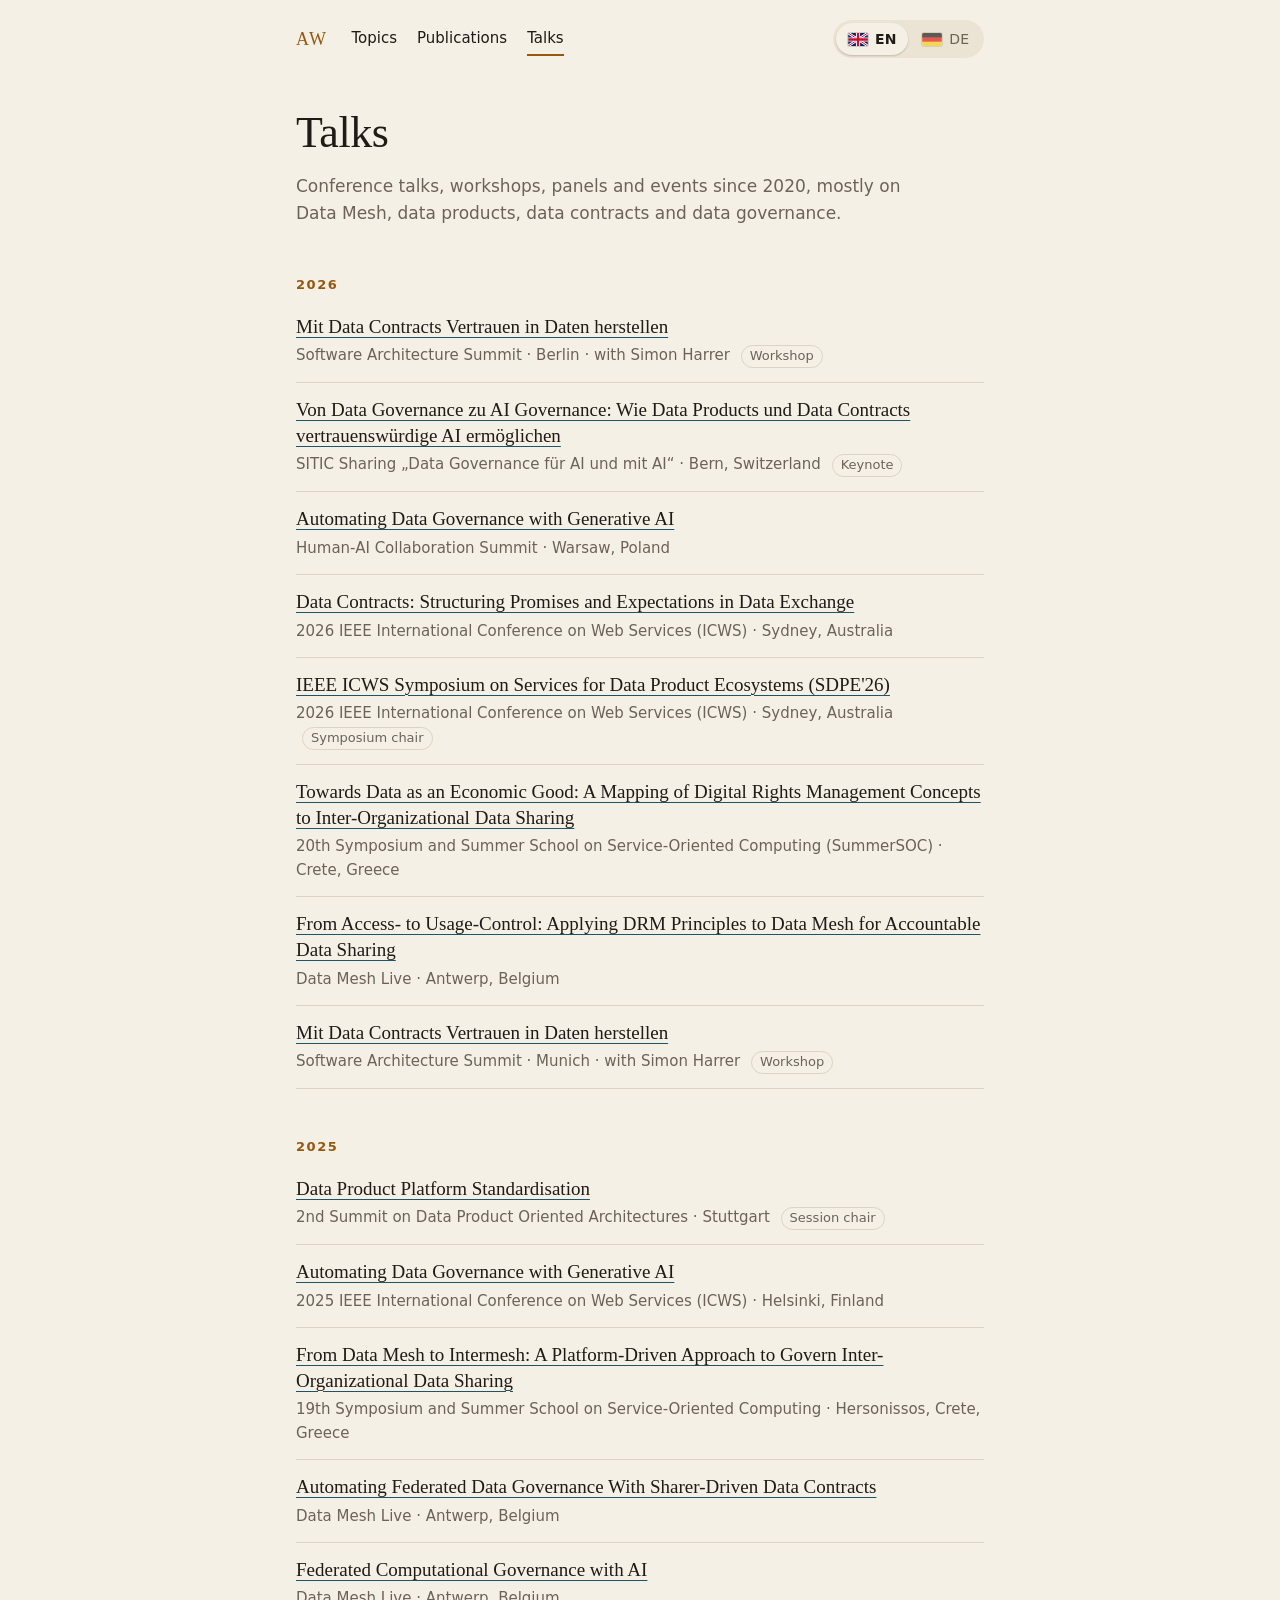
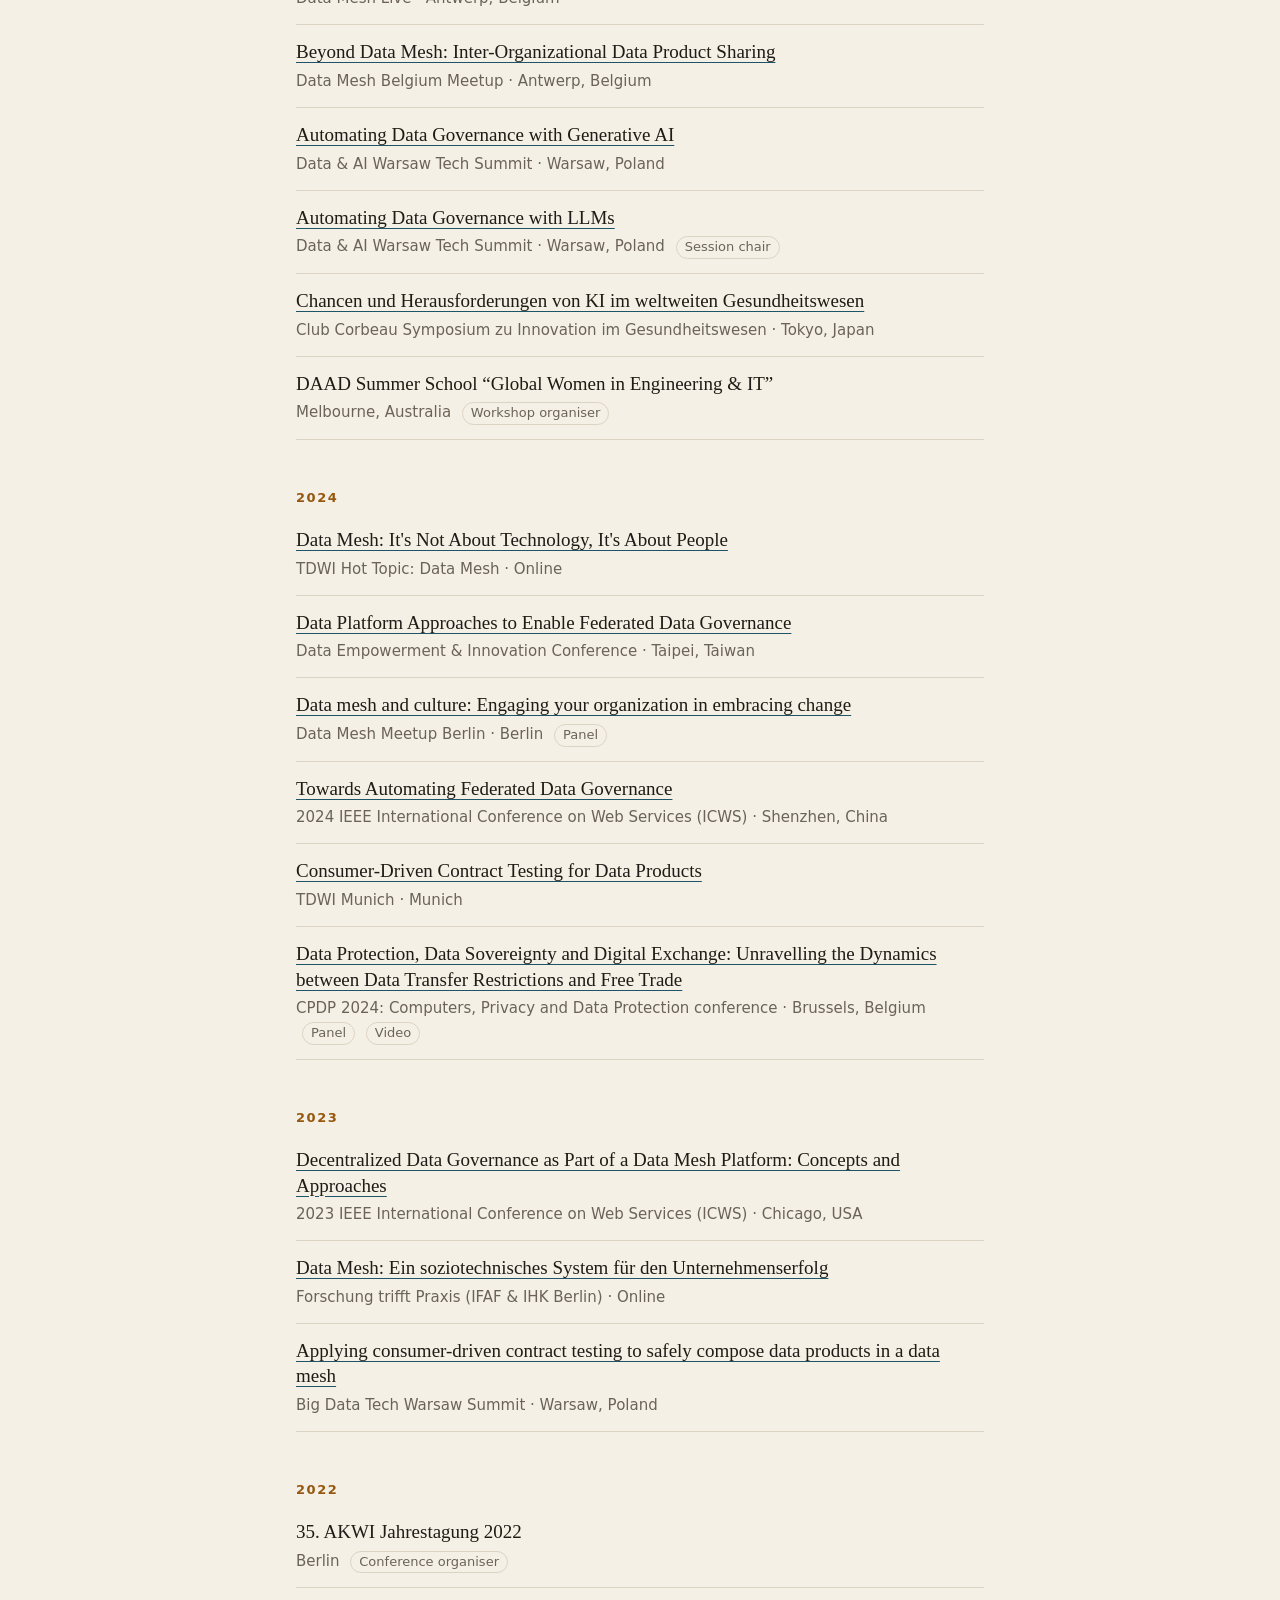
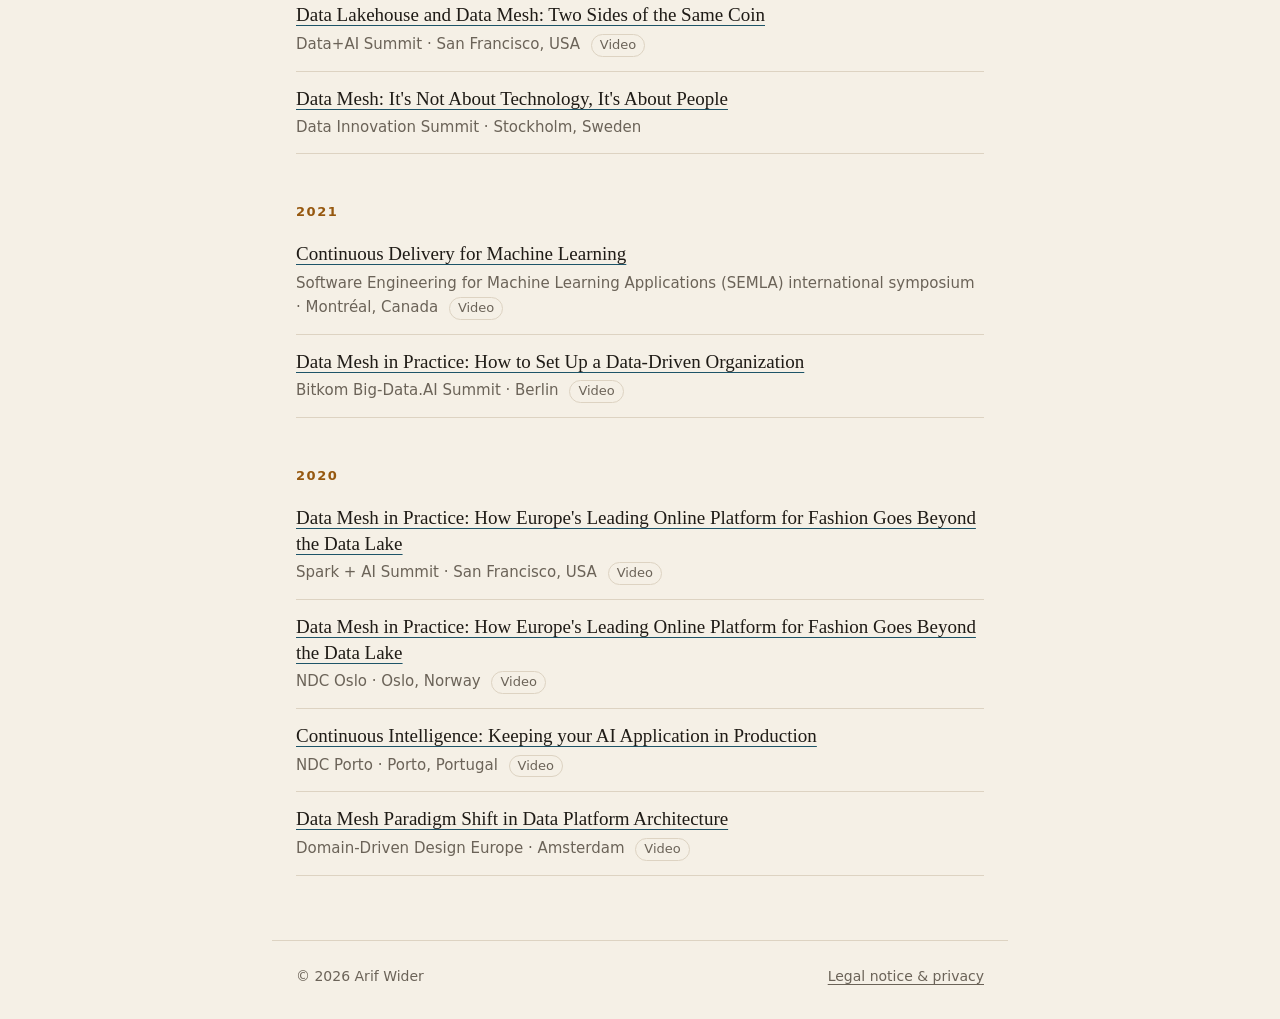
<file: talks.html>
<!doctype html>
<html lang="en"
      data-title-en="Talks · Arif Wider"
      data-title-de="Vorträge · Arif Wider">
<head>
  <meta charset="utf-8">
  <meta name="viewport" content="width=device-width, initial-scale=1">
  <title>Talks · Arif Wider</title>
  <meta name="description" content="Conference talks, panels and events by Prof. Dr. Arif Wider on Data Mesh, data products, data contracts and data governance.">
  <meta name="color-scheme" content="light dark">
  <link rel="canonical" href="https://arifwider.com/talks.html">
  <meta property="og:type" content="website">
  <meta property="og:url" content="https://arifwider.com/talks.html">
  <meta property="og:title" content="Talks · Arif Wider">
  <meta property="og:description" content="Conference talks, panels and events by Prof. Dr. Arif Wider on Data Mesh, data products, data contracts and data governance.">
  <meta property="og:image" content="https://arifwider.com/assets/og-wide.jpg">
  <meta property="og:image:width" content="1200">
  <meta property="og:image:height" content="630">
  <meta property="og:image:alt" content="Portrait of Arif Wider">
  <meta property="og:site_name" content="Arif Wider">
  <meta property="og:locale" content="en_GB">
  <meta property="og:locale:alternate" content="de_DE">
  <link rel="stylesheet" href="styles.css">
  <script src="lang.js"></script>
</head>
<body>
  <span id="en" class="lang-anchor"></span><span id="de" class="lang-anchor"></span>
  <header class="topbar">
    <a class="monogram" data-l="en" href="index.html" aria-label="Arif Wider">AW</a><a class="monogram" data-l="de" href="index.html#de" aria-label="Arif Wider">AW</a>
    <nav class="nav">
      <a data-l="en" href="topics.html">Topics</a><a data-l="de" href="topics.html#de">Themen</a>
      <a data-l="en" href="publications.html">Publications</a><a data-l="de" href="publications.html#de">Publikationen</a>
      <a data-l="en" href="talks.html" aria-current="page">Talks</a><a data-l="de" href="talks.html#de" aria-current="page">Vorträge</a>
    </nav>
    <div class="lang-switch" role="group" aria-label="Language / Sprache">
      <a href="#en" data-set-lang="en" title="English">
        <svg class="flag" viewBox="0 0 60 40" aria-hidden="true">
          <rect width="60" height="40" fill="#012169"/>
          <path d="M0 0L60 40M60 0L0 40" stroke="#fff" stroke-width="8"/>
          <path d="M0 0L60 40M60 0L0 40" stroke="#c8102e" stroke-width="3"/>
          <path d="M30 0v40M0 20h60" stroke="#fff" stroke-width="13"/>
          <path d="M30 0v40M0 20h60" stroke="#c8102e" stroke-width="7"/>
        </svg>
        EN
      </a>
      <a href="#de" data-set-lang="de" title="Deutsch">
        <svg class="flag" viewBox="0 0 60 40" aria-hidden="true">
          <rect width="60" height="40" fill="#ffce00"/>
          <rect width="60" height="26.67" fill="#dd0000"/>
          <rect width="60" height="13.33" fill="#000"/>
        </svg>
        DE
      </a>
    </div>
  </header>

  <main class="sub">
    <h1>
      <span data-l="en">Talks</span>
      <span data-l="de">Vorträge</span>
    </h1>
    <p class="sub-intro" data-l="en">
      Conference talks, workshops, panels and events since 2020, mostly on Data Mesh, data products,
      data contracts and data governance.
    </p>
    <p class="sub-intro" data-l="de">
      Konferenzvorträge, Workshops, Podiumsdiskussionen und Veranstaltungen seit 2020, überwiegend zu
      Data Mesh, Datenprodukten, Data Contracts und Data Governance.
    </p>

    <h2>2026</h2>
    <ul class="entries">
      <li>
        <p class="e-title"><a href="https://software-architecture-summit.de/softwarearchitecture/mit-data-contracts-vertrauen-in-daten-herstellen/">Mit Data Contracts Vertrauen in Daten herstellen</a></p>
        <p class="e-meta">Software Architecture Summit · Berlin · <span data-l="en">with Simon Harrer</span><span data-l="de">mit Simon Harrer</span>
          <span class="tag">Workshop</span></p>
      </li>
      <li>
        <p class="e-title"><a href="https://sitic.org/data-governance-fuer-ai-und-mit-ai/">Von Data Governance zu AI Governance: Wie Data Products und Data Contracts vertrauenswürdige AI ermöglichen</a></p>
        <p class="e-meta">SITIC Sharing „Data Governance für AI und mit AI“ · Bern, <span data-l="en">Switzerland</span><span data-l="de">Schweiz</span>
          <span class="tag">Keynote</span></p>
      </li>
      <li>
        <p class="e-title"><a href="https://human-ai-collaboration-summit.com/articles/talks-panels">Automating Data Governance with Generative AI</a></p>
        <p class="e-meta">Human-AI Collaboration Summit · <span data-l="en">Warsaw, Poland</span><span data-l="de">Warschau, Polen</span></p>
      </li>
      <li>
        <p class="e-title"><a href="https://doi.org/10.1109/ICWS72778.2026.00084">Data Contracts: Structuring Promises and Expectations in Data Exchange</a></p>
        <p class="e-meta">2026 IEEE International Conference on Web Services (ICWS) · Sydney, <span data-l="en">Australia</span><span data-l="de">Australien</span></p>
      </li>
      <li>
        <p class="e-title"><a href="https://doi.org/10.1109/ICWS72778.2026.00009">IEEE ICWS Symposium on Services for Data Product Ecosystems (SDPE'26)</a></p>
        <p class="e-meta">2026 IEEE International Conference on Web Services (ICWS) · Sydney, <span data-l="en">Australia</span><span data-l="de">Australien</span>
          <span class="tag"><span data-l="en">Symposium chair</span><span data-l="de">Symposium-Leitung</span></span></p>
      </li>
      <li>
        <p class="e-title"><a href="https://www.summersoc.eu/program/">Towards Data as an Economic Good: A Mapping of Digital Rights Management Concepts to Inter-Organizational Data Sharing</a></p>
        <p class="e-meta">20th Symposium and Summer School on Service-Oriented Computing (SummerSOC) · <span data-l="en">Crete, Greece</span><span data-l="de">Kreta, Griechenland</span></p>
      </li>
      <li>
        <p class="e-title"><a href="https://2026.datameshlive.com/program/from-access-to-usage-control-applying-drm-principles-to-data-mesh-for-accountable-data-sharing/">From Access- to Usage-Control: Applying DRM Principles to Data Mesh for Accountable Data Sharing</a></p>
        <p class="e-meta">Data Mesh Live · <span data-l="en">Antwerp, Belgium</span><span data-l="de">Antwerpen, Belgien</span></p>
      </li>
      <li>
        <p class="e-title"><a href="https://software-architecture-summit.de/softwarearchitecture/data-contracts/">Mit Data Contracts Vertrauen in Daten herstellen</a></p>
        <p class="e-meta">Software Architecture Summit · <span data-l="en">Munich</span><span data-l="de">München</span> · <span data-l="en">with Simon Harrer</span><span data-l="de">mit Simon Harrer</span>
          <span class="tag">Workshop</span></p>
      </li>
    </ul>

    <h2>2025</h2>
    <ul class="entries">
      <li>
        <p class="e-title"><a href="https://tpl.informatik.uni-stuttgart.de/poa-program/">Data Product Platform Standardisation</a></p>
        <p class="e-meta">2nd Summit on Data Product Oriented Architectures · Stuttgart
          <span class="tag"><span data-l="en">Session chair</span><span data-l="de">Moderation</span></span></p>
      </li>
      <li>
        <p class="e-title"><a href="https://services.conferences.computer.org/2025/icws-program/">Automating Data Governance with Generative AI</a></p>
        <p class="e-meta">2025 IEEE International Conference on Web Services (ICWS) ·
          <span data-l="en">Helsinki, Finland</span><span data-l="de">Helsinki, Finnland</span></p>
      </li>
      <li>
        <p class="e-title"><a href="https://www.summersoc.eu/past-summersocs/program-2025/">From Data Mesh to Intermesh: A Platform-Driven Approach to Govern Inter-Organizational Data Sharing</a></p>
        <p class="e-meta">19th Symposium and Summer School on Service-Oriented Computing ·
          <span data-l="en">Hersonissos, Crete, Greece</span><span data-l="de">Hersonissos, Kreta, Griechenland</span></p>
      </li>
      <li>
        <p class="e-title"><a href="https://2025.datameshlive.com/program/#main">Automating Federated Data Governance With Sharer-Driven Data Contracts</a></p>
        <p class="e-meta">Data Mesh Live ·
          <span data-l="en">Antwerp, Belgium</span><span data-l="de">Antwerpen, Belgien</span></p>
      </li>
      <li>
        <p class="e-title"><a href="https://2025.datameshlive.com/program/#main">Federated Computational Governance with AI</a></p>
        <p class="e-meta">Data Mesh Live ·
          <span data-l="en">Antwerp, Belgium</span><span data-l="de">Antwerpen, Belgien</span></p>
      </li>
      <li>
        <p class="e-title"><a href="https://www.meetup.com/data-mesh-belgium/events/306320822/">Beyond Data Mesh: Inter-Organizational Data Product Sharing</a></p>
        <p class="e-meta">Data Mesh Belgium Meetup ·
          <span data-l="en">Antwerp, Belgium</span><span data-l="de">Antwerpen, Belgien</span></p>
      </li>
      <li>
        <p class="e-title"><a href="https://dataiwarsaw.tech/relation-2025/?karta=agenda">Automating Data Governance with Generative AI</a></p>
        <p class="e-meta">Data &amp; AI Warsaw Tech Summit ·
          <span data-l="en">Warsaw, Poland</span><span data-l="de">Warschau, Polen</span></p>
      </li>
      <li>
        <p class="e-title"><a href="https://dataiwarsaw.tech/relation-2025/?karta=agenda">Automating Data Governance with LLMs</a></p>
        <p class="e-meta">Data &amp; AI Warsaw Tech Summit ·
          <span data-l="en">Warsaw, Poland</span><span data-l="de">Warschau, Polen</span>
          <span class="tag"><span data-l="en">Session chair</span><span data-l="de">Moderation</span></span></p>
      </li>
      <li>
        <p class="e-title"><a href="https://www.clubcorbeau-bruessel.com/">Chancen und Herausforderungen von KI im weltweiten Gesundheitswesen</a></p>
        <p class="e-meta">Club Corbeau Symposium zu Innovation im Gesundheitswesen · Tokyo, Japan</p>
      </li>
      <li>
        <p class="e-title">DAAD Summer School “Global Women in Engineering &amp; IT”</p>
        <p class="e-meta"><span data-l="en">Melbourne, Australia</span><span data-l="de">Melbourne, Australien</span>
          <span class="tag"><span data-l="en">Workshop organiser</span><span data-l="de">Workshop-Organisation</span></span></p>
      </li>
    </ul>

    <h2>2024</h2>
    <ul class="entries">
      <li>
        <p class="e-title"><a href="https://hottopics.tdwi.eu/data-mesh">Data Mesh: It's Not About Technology, It's About People</a></p>
        <p class="e-meta">TDWI Hot Topic: Data Mesh · Online</p>
      </li>
      <li>
        <p class="e-title"><a href="https://moda.gov.tw/en/press/press-releases/14306">Data Platform Approaches to Enable Federated Data Governance</a></p>
        <p class="e-meta">Data Empowerment &amp; Innovation Conference · Taipei, Taiwan</p>
      </li>
      <li>
        <p class="e-title"><a href="https://www.thoughtworks.com/en-es/about-us/events/discovering-data-mesh-berlin">Data mesh and culture: Engaging your organization in embracing change</a></p>
        <p class="e-meta">Data Mesh Meetup Berlin · Berlin
          <span class="tag"><span data-l="en">Panel</span><span data-l="de">Podiumsdiskussion</span></span></p>
      </li>
      <li>
        <p class="e-title"><a href="https://ieeexplore.ieee.org/xpl/conhome/10707332/proceeding">Towards Automating Federated Data Governance</a></p>
        <p class="e-meta">2024 IEEE International Conference on Web Services (ICWS) · Shenzhen, China</p>
      </li>
      <li>
        <p class="e-title"><a href="https://www.tdwi-konferenz.de/tdwi-2024/startpage-englisch/program/conference-program">Consumer-Driven Contract Testing for Data Products</a></p>
        <p class="e-meta">TDWI Munich ·
          <span data-l="en">Munich</span><span data-l="de">München</span></p>
      </li>
      <li>
        <p class="e-title"><a href="https://youtu.be/mmD3xwqpfHE">Data Protection, Data Sovereignty and Digital Exchange: Unravelling the Dynamics between Data Transfer Restrictions and Free Trade</a></p>
        <p class="e-meta">CPDP 2024: Computers, Privacy and Data Protection conference ·
          <span data-l="en">Brussels, Belgium</span><span data-l="de">Brüssel, Belgien</span>
          <span class="tag"><span data-l="en">Panel</span><span data-l="de">Podiumsdiskussion</span></span>
          <span class="tag">Video</span></p>
      </li>
    </ul>

    <h2>2023</h2>
    <ul class="entries">
      <li>
        <p class="e-title"><a href="https://arxiv.org/abs/2307.02357">Decentralized Data Governance as Part of a Data Mesh Platform: Concepts and Approaches</a></p>
        <p class="e-meta">2023 IEEE International Conference on Web Services (ICWS) · Chicago, USA</p>
      </li>
      <li>
        <p class="e-title"><a href="https://events.ihk-berlin.de/forschung-trifft-praxis-web">Data Mesh: Ein soziotechnisches System für den Unternehmenserfolg</a></p>
        <p class="e-meta">Forschung trifft Praxis (IFAF &amp; IHK Berlin) · Online</p>
      </li>
      <li>
        <p class="e-title"><a href="https://web.archive.org/web/20230322160001/https://bigdatatechwarsaw.eu/agenda-2/">Applying consumer-driven contract testing to safely compose data products in a data mesh</a></p>
        <p class="e-meta">Big Data Tech Warsaw Summit ·
          <span data-l="en">Warsaw, Poland</span><span data-l="de">Warschau, Polen</span></p>
      </li>
    </ul>

    <h2>2022</h2>
    <ul class="entries">
      <li>
        <p class="e-title">35. AKWI Jahrestagung 2022</p>
        <p class="e-meta">Berlin
          <span class="tag"><span data-l="en">Conference organiser</span><span data-l="de">Konferenzorganisation</span></span></p>
      </li>
      <li>
        <p class="e-title"><a href="https://youtu.be/3znQs0MzZ-k">Data Lakehouse and Data Mesh: Two Sides of the Same Coin</a></p>
        <p class="e-meta">Data+AI Summit · San Francisco, USA
          <span class="tag">Video</span></p>
      </li>
      <li>
        <p class="e-title"><a href="https://hyperight.com/data-mesh-its-not-about-technology-its-about-people-arif-wider-htw-berlin/">Data Mesh: It's Not About Technology, It's About People</a></p>
        <p class="e-meta">Data Innovation Summit ·
          <span data-l="en">Stockholm, Sweden</span><span data-l="de">Stockholm, Schweden</span></p>
      </li>
    </ul>

    <h2>2021</h2>
    <ul class="entries">
      <li>
        <p class="e-title"><a href="https://youtu.be/um6Sq5EhW6A">Continuous Delivery for Machine Learning</a></p>
        <p class="e-meta">Software Engineering for Machine Learning Applications (SEMLA) international symposium ·
          <span data-l="en">Montréal, Canada</span><span data-l="de">Montréal, Kanada</span>
          <span class="tag">Video</span></p>
      </li>
      <li>
        <p class="e-title"><a href="https://youtu.be/Fs_mDDxBVZo">Data Mesh in Practice: How to Set Up a Data-Driven Organization</a></p>
        <p class="e-meta">Bitkom Big-Data.AI Summit · Berlin
          <span class="tag">Video</span></p>
      </li>
    </ul>

    <h2>2020</h2>
    <ul class="entries">
      <li>
        <p class="e-title"><a href="https://youtu.be/eiUhV56uVUc">Data Mesh in Practice: How Europe's Leading Online Platform for Fashion Goes Beyond the Data Lake</a></p>
        <p class="e-meta">Spark + AI Summit · San Francisco, USA
          <span class="tag">Video</span></p>
      </li>
      <li>
        <p class="e-title"><a href="https://youtu.be/Bj0GQ9HSPLM">Data Mesh in Practice: How Europe's Leading Online Platform for Fashion Goes Beyond the Data Lake</a></p>
        <p class="e-meta">NDC Oslo ·
          <span data-l="en">Oslo, Norway</span><span data-l="de">Oslo, Norwegen</span>
          <span class="tag">Video</span></p>
      </li>
      <li>
        <p class="e-title"><a href="https://youtu.be/vNhnR50zLzk">Continuous Intelligence: Keeping your AI Application in Production</a></p>
        <p class="e-meta">NDC Porto · Porto, Portugal
          <span class="tag">Video</span></p>
      </li>
      <li>
        <p class="e-title"><a href="https://youtu.be/Iqbl9AS03VU">Data Mesh Paradigm Shift in Data Platform Architecture</a></p>
        <p class="e-meta">Domain-Driven Design Europe · Amsterdam
          <span class="tag">Video</span></p>
      </li>
    </ul>
  </main>

  <footer>
    <span>© <span id="year">2026</span> Arif Wider</span>
    <a data-l="en" href="impressum.html">Legal notice &amp; privacy</a><a data-l="de" href="impressum.html#de">Impressum &amp; Datenschutz</a>
  </footer>
</body>
</html>
</file>
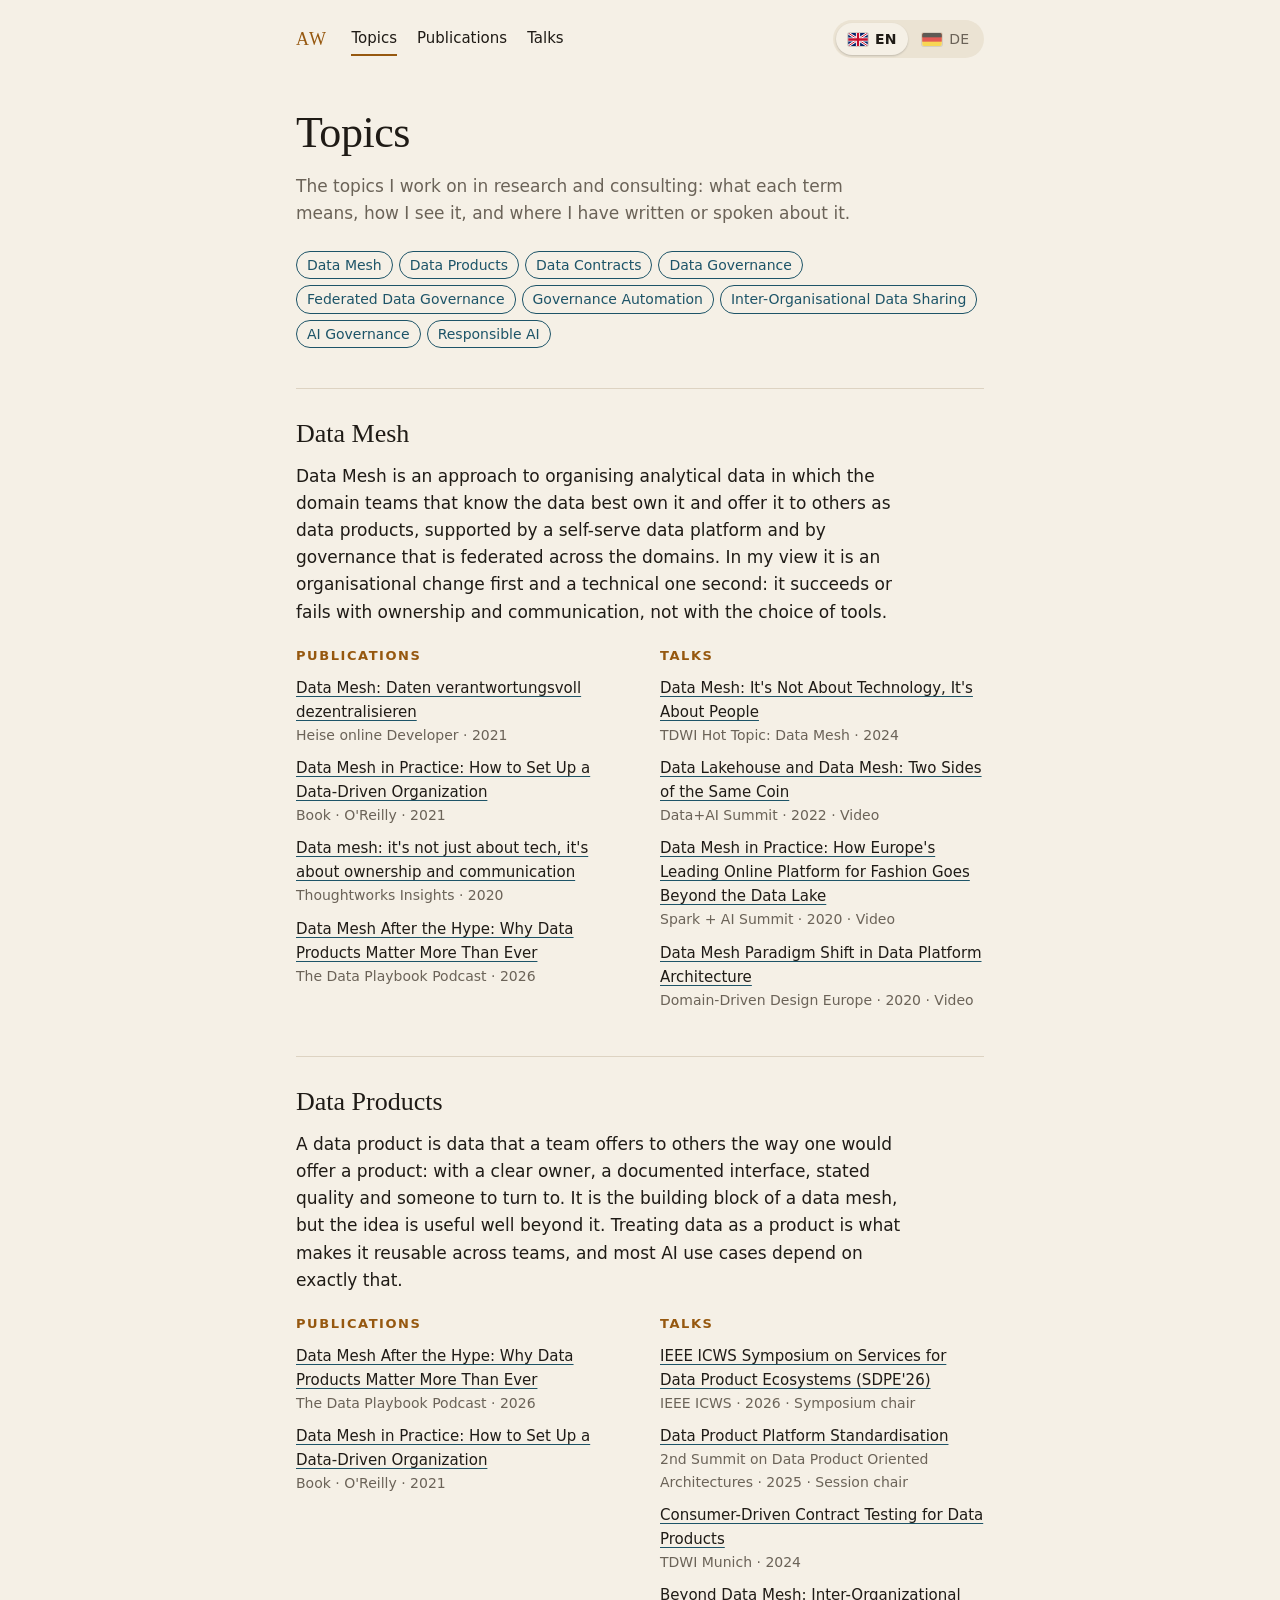
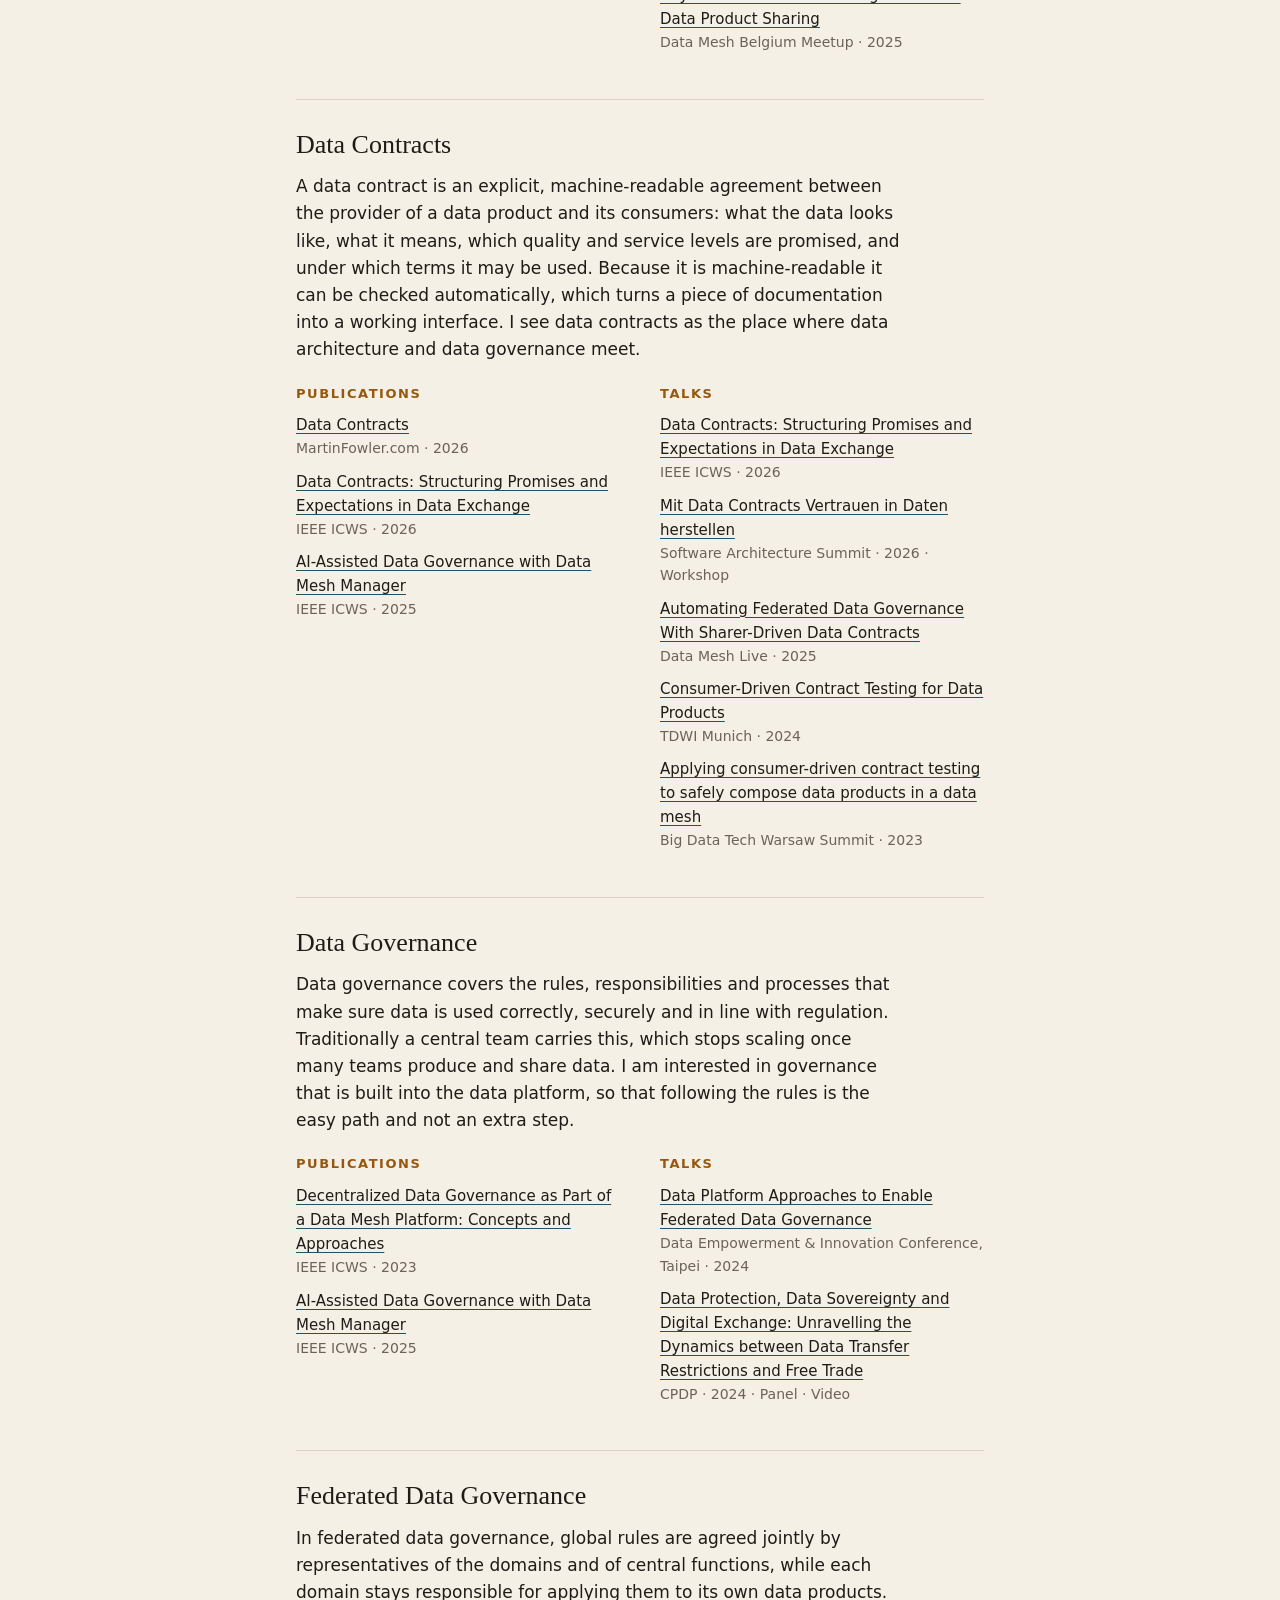
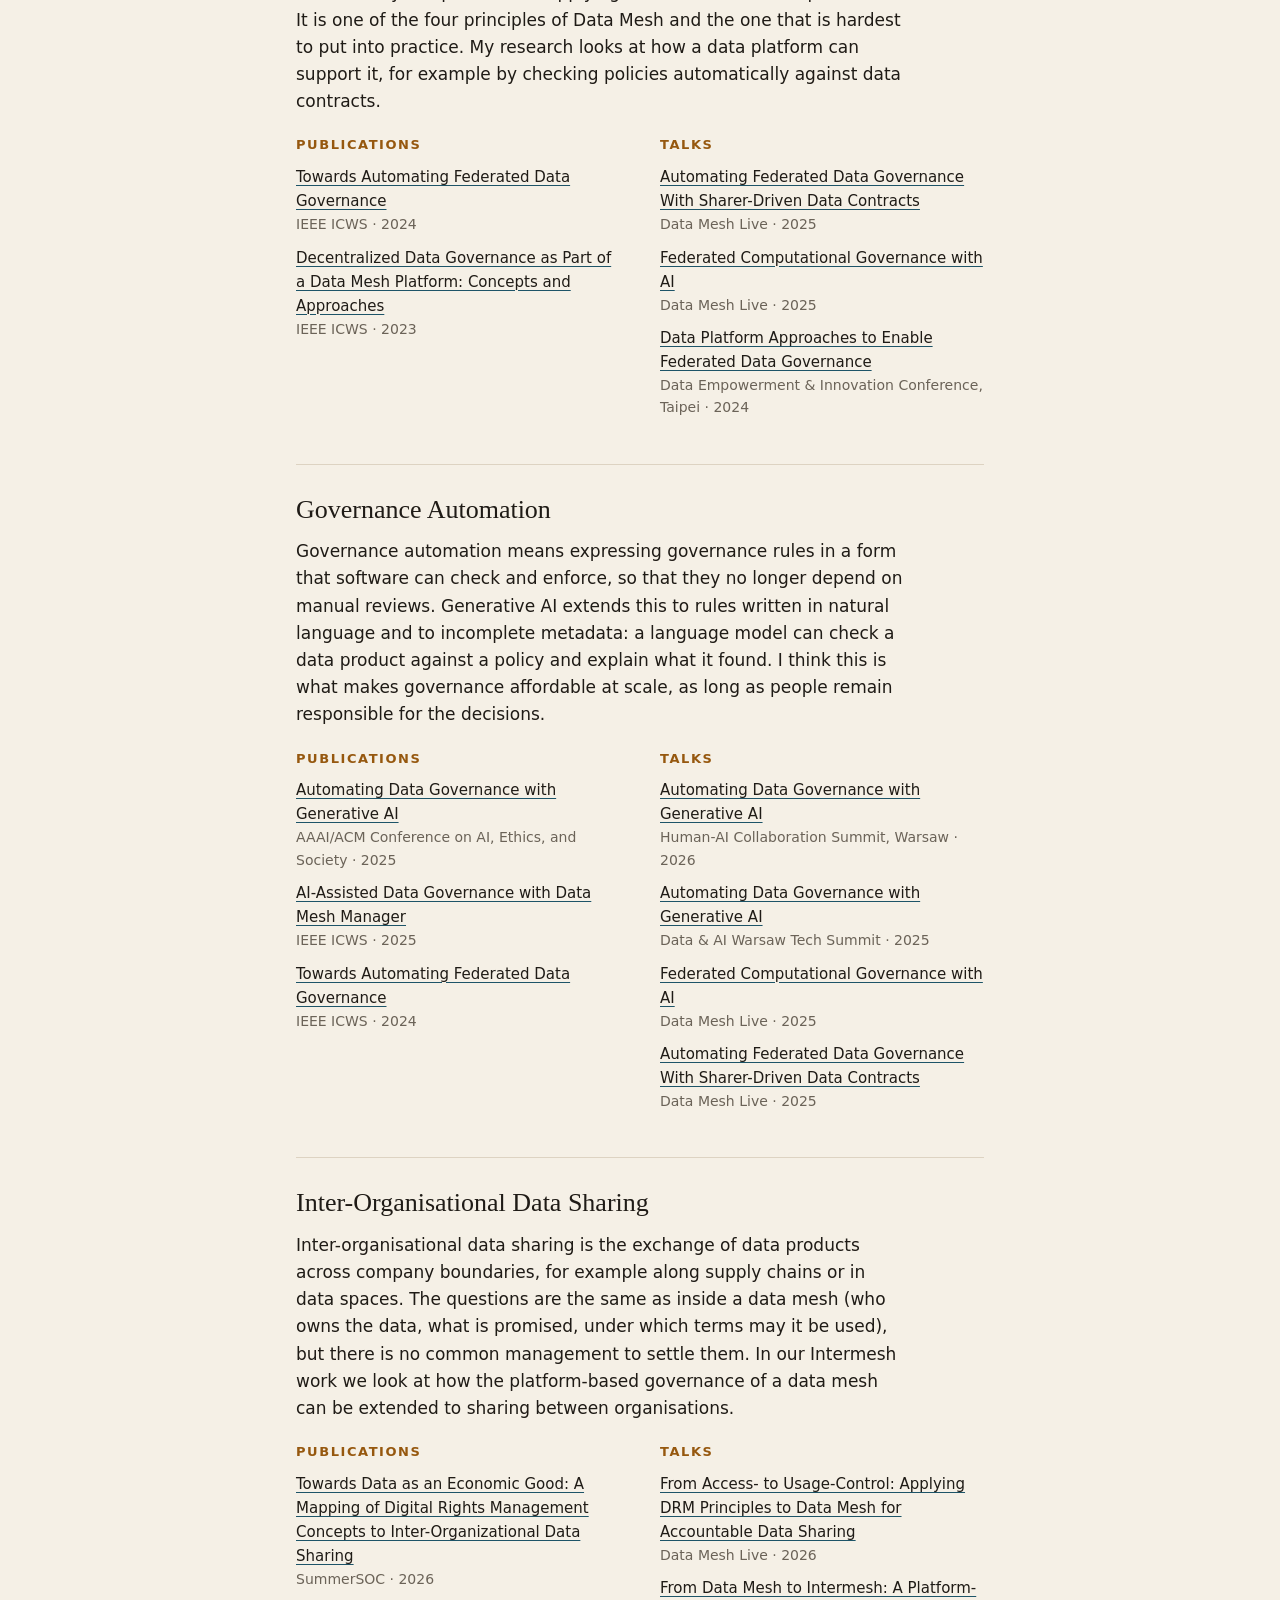
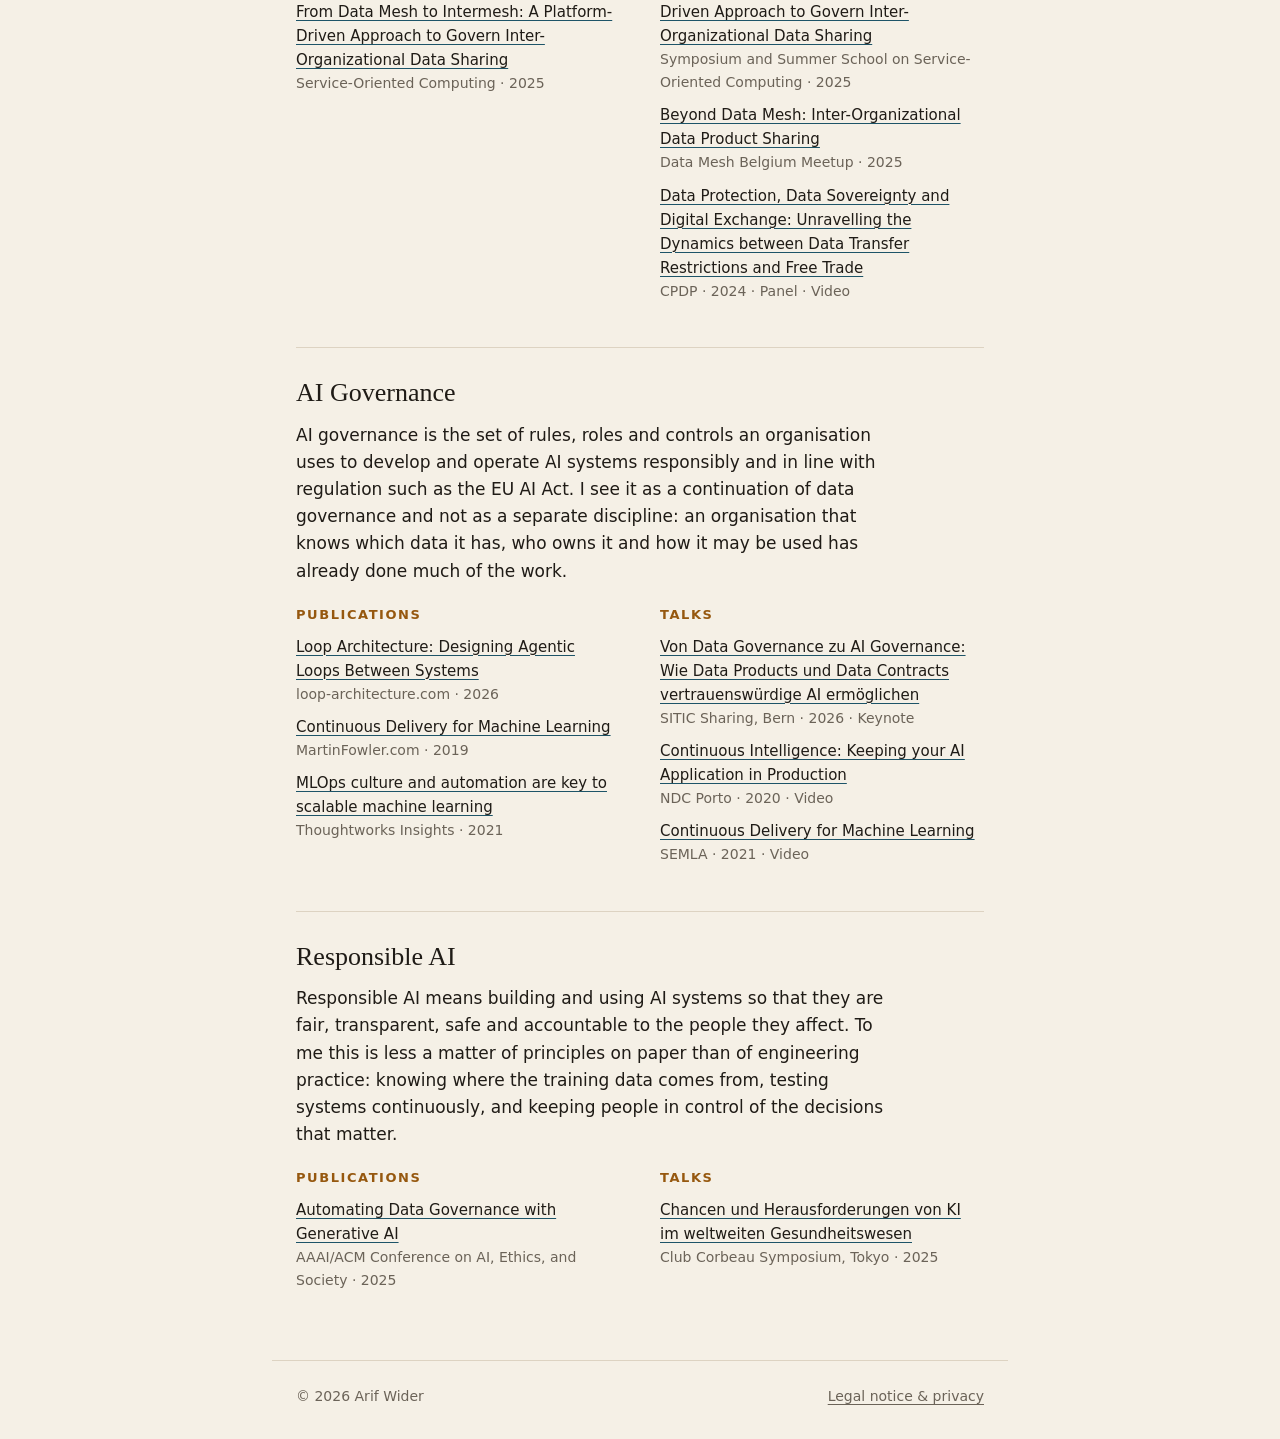
<file: topics.html>
<!doctype html>
<html lang="en"
      data-title-en="Topics · Arif Wider"
      data-title-de="Themen · Arif Wider">
<head>
  <meta charset="utf-8">
  <meta name="viewport" content="width=device-width, initial-scale=1">
  <title>Topics · Arif Wider</title>
  <meta name="description" content="Short definitions of Data Mesh, data products, data contracts, data governance, AI governance and responsible AI, with Prof. Dr. Arif Wider's take on each and related publications and talks.">
  <meta name="color-scheme" content="light dark">
  <link rel="canonical" href="https://arifwider.com/topics.html">
  <meta property="og:type" content="website">
  <meta property="og:url" content="https://arifwider.com/topics.html">
  <meta property="og:title" content="Topics · Arif Wider">
  <meta property="og:description" content="Short definitions of Data Mesh, data products, data contracts, data governance, AI governance and responsible AI, with Prof. Dr. Arif Wider's take on each and related publications and talks.">
  <meta property="og:image" content="https://arifwider.com/assets/og-wide.jpg">
  <meta property="og:image:width" content="1200">
  <meta property="og:image:height" content="630">
  <meta property="og:image:alt" content="Portrait of Arif Wider">
  <meta property="og:site_name" content="Arif Wider">
  <meta property="og:locale" content="en_GB">
  <meta property="og:locale:alternate" content="de_DE">
  <link rel="stylesheet" href="styles.css">
  <script src="lang.js"></script>
</head>
<body>
  <span id="en" class="lang-anchor"></span><span id="de" class="lang-anchor"></span>
  <header class="topbar">
    <a class="monogram" data-l="en" href="index.html" aria-label="Arif Wider">AW</a><a class="monogram" data-l="de" href="index.html#de" aria-label="Arif Wider">AW</a>
    <nav class="nav">
      <a data-l="en" href="topics.html" aria-current="page">Topics</a><a data-l="de" href="topics.html#de" aria-current="page">Themen</a>
      <a data-l="en" href="publications.html">Publications</a><a data-l="de" href="publications.html#de">Publikationen</a>
      <a data-l="en" href="talks.html">Talks</a><a data-l="de" href="talks.html#de">Vorträge</a>
    </nav>
    <div class="lang-switch" role="group" aria-label="Language / Sprache">
      <a href="#en" data-set-lang="en" title="English">
        <svg class="flag" viewBox="0 0 60 40" aria-hidden="true">
          <rect width="60" height="40" fill="#012169"/>
          <path d="M0 0L60 40M60 0L0 40" stroke="#fff" stroke-width="8"/>
          <path d="M0 0L60 40M60 0L0 40" stroke="#c8102e" stroke-width="3"/>
          <path d="M30 0v40M0 20h60" stroke="#fff" stroke-width="13"/>
          <path d="M30 0v40M0 20h60" stroke="#c8102e" stroke-width="7"/>
        </svg>
        EN
      </a>
      <a href="#de" data-set-lang="de" title="Deutsch">
        <svg class="flag" viewBox="0 0 60 40" aria-hidden="true">
          <rect width="60" height="40" fill="#ffce00"/>
          <rect width="60" height="26.67" fill="#dd0000"/>
          <rect width="60" height="13.33" fill="#000"/>
        </svg>
        DE
      </a>
    </div>
  </header>

  <main class="sub">
    <h1>
      <span data-l="en">Topics</span>
      <span data-l="de">Themen</span>
    </h1>
    <p class="sub-intro" data-l="en">
      The topics I work on in research and consulting: what each term means, how I see it,
      and where I have written or spoken about it.
    </p>
    <p class="sub-intro" data-l="de">
      Die Themen, an denen ich in Forschung und Beratung arbeite: was der jeweilige Begriff bedeutet,
      wie ich ihn sehe und wo ich dazu geschrieben oder vorgetragen habe.
    </p>
    <ul class="topics topic-index">
      <li><a data-l="en" href="#data-mesh">Data Mesh</a><a data-l="de" href="#de-data-mesh">Data Mesh</a></li>
      <li><a data-l="en" href="#data-products">Data Products</a><a data-l="de" href="#de-data-products">Datenprodukte</a></li>
      <li><a data-l="en" href="#data-contracts">Data Contracts</a><a data-l="de" href="#de-data-contracts">Data Contracts</a></li>
      <li><a data-l="en" href="#data-governance">Data Governance</a><a data-l="de" href="#de-data-governance">Data Governance</a></li>
      <li><a data-l="en" href="#federated-data-governance">Federated Data Governance</a><a data-l="de" href="#de-federated-data-governance">Federated Data Governance</a></li>
      <li><a data-l="en" href="#governance-automation">Governance Automation</a><a data-l="de" href="#de-governance-automation">Governance-Automatisierung</a></li>
      <li><a data-l="en" href="#inter-organisational-data-sharing">Inter-Organisational Data Sharing</a><a data-l="de" href="#de-inter-organisational-data-sharing">Inter-Organisational Data Sharing</a></li>
      <li><a data-l="en" href="#ai-governance">AI Governance</a><a data-l="de" href="#de-ai-governance">AI Governance</a></li>
      <li><a data-l="en" href="#responsible-ai">Responsible AI</a><a data-l="de" href="#de-responsible-ai">Responsible AI</a></li>
    </ul>

    <section class="topic" id="data-mesh">
      <span id="de-data-mesh" class="de-target"></span>
      <h2>Data Mesh</h2>
      <p data-l="en">
        Data Mesh is an approach to organising analytical data in which the domain teams that know the data best own it and offer it to others as data products, supported by a self-serve data platform and by governance that is federated across the domains. In my view it is an organisational change first and a technical one second: it succeeds or fails with ownership and communication, not with the choice of tools.
      </p>
      <p data-l="de">
        Data Mesh ist ein Ansatz zur Organisation analytischer Daten: Die Fachdomänen, die ihre Daten am besten kennen, verantworten sie selbst und stellen sie anderen als Datenprodukte bereit, unterstützt durch eine Self-Service-Datenplattform und eine über die Domänen hinweg föderierte Governance. Aus meiner Sicht ist Data Mesh zuerst eine organisatorische und erst danach eine technische Veränderung: Der Erfolg hängt an Verantwortung und Kommunikation, nicht an der Wahl der Werkzeuge.
      </p>
      <div class="related-cols">
        <div>
        <h3><span data-l="en">Publications</span><span data-l="de">Publikationen</span></h3>
        <ul class="related">
          <li><a href="https://www.heise.de/hintergrund/Data-Mesh-Daten-verantwortungsvoll-dezentralisieren-6064467.html">Data Mesh: Daten verantwortungsvoll dezentralisieren</a> <span class="r-meta">Heise online Developer · 2021</span></li>
          <li><a href="https://www.oreilly.com/library/view/data-mesh-in/9781098108502/">Data Mesh in Practice: How to Set Up a Data-Driven Organization</a> <span class="r-meta"><span data-l="en">Book · O'Reilly · 2021</span><span data-l="de">Buch · O'Reilly · 2021</span></span></li>
          <li><a href="https://www.thoughtworks.com/insights/blog/data-mesh-its-not-about-tech-its-about-ownership-and-communication">Data mesh: it's not just about tech, it's about ownership and communication</a> <span class="r-meta">Thoughtworks Insights · 2020</span></li>
          <li><a href="https://www.youtube.com/watch?v=gTa80qxmrDc">Data Mesh After the Hype: Why Data Products Matter More Than Ever</a> <span class="r-meta">The Data Playbook Podcast · 2026</span></li>
        </ul>
        </div>
        <div>
        <h3><span data-l="en">Talks</span><span data-l="de">Vorträge</span></h3>
        <ul class="related">
          <li><a href="https://hottopics.tdwi.eu/data-mesh">Data Mesh: It's Not About Technology, It's About People</a> <span class="r-meta">TDWI Hot Topic: Data Mesh · 2024</span></li>
          <li><a href="https://youtu.be/3znQs0MzZ-k">Data Lakehouse and Data Mesh: Two Sides of the Same Coin</a> <span class="r-meta">Data+AI Summit · 2022 · Video</span></li>
          <li><a href="https://youtu.be/eiUhV56uVUc">Data Mesh in Practice: How Europe's Leading Online Platform for Fashion Goes Beyond the Data Lake</a> <span class="r-meta">Spark + AI Summit · 2020 · Video</span></li>
          <li><a href="https://youtu.be/Iqbl9AS03VU">Data Mesh Paradigm Shift in Data Platform Architecture</a> <span class="r-meta">Domain-Driven Design Europe · 2020 · Video</span></li>
        </ul>
        </div>
      </div>
    </section>

    <section class="topic" id="data-products">
      <span id="de-data-products" class="de-target"></span>
      <h2><span data-l="en">Data Products</span><span data-l="de">Datenprodukte</span></h2>
      <p data-l="en">
        A data product is data that a team offers to others the way one would offer a product: with a clear owner, a documented interface, stated quality and someone to turn to. It is the building block of a data mesh, but the idea is useful well beyond it. Treating data as a product is what makes it reusable across teams, and most AI use cases depend on exactly that.
      </p>
      <p data-l="de">
        Ein Datenprodukt sind Daten, die ein Team anderen so anbietet, wie man ein Produkt anbietet: mit klarer Verantwortung, dokumentierter Schnittstelle, zugesicherter Qualität und einer Ansprechperson. Es ist der Baustein eines Data Mesh, die Idee trägt aber weit darüber hinaus. Erst wenn Daten als Produkt behandelt werden, lassen sie sich teamübergreifend wiederverwenden, und genau darauf sind die meisten KI-Anwendungsfälle angewiesen.
      </p>
      <div class="related-cols">
        <div>
        <h3><span data-l="en">Publications</span><span data-l="de">Publikationen</span></h3>
        <ul class="related">
          <li><a href="https://www.youtube.com/watch?v=gTa80qxmrDc">Data Mesh After the Hype: Why Data Products Matter More Than Ever</a> <span class="r-meta">The Data Playbook Podcast · 2026</span></li>
          <li><a href="https://www.oreilly.com/library/view/data-mesh-in/9781098108502/">Data Mesh in Practice: How to Set Up a Data-Driven Organization</a> <span class="r-meta"><span data-l="en">Book · O'Reilly · 2021</span><span data-l="de">Buch · O'Reilly · 2021</span></span></li>
        </ul>
        </div>
        <div>
        <h3><span data-l="en">Talks</span><span data-l="de">Vorträge</span></h3>
        <ul class="related">
          <li><a href="https://doi.org/10.1109/ICWS72778.2026.00009">IEEE ICWS Symposium on Services for Data Product Ecosystems (SDPE'26)</a> <span class="r-meta">IEEE ICWS · 2026 · <span data-l="en">Symposium chair</span><span data-l="de">Symposium-Leitung</span></span></li>
          <li><a href="https://tpl.informatik.uni-stuttgart.de/poa-program/">Data Product Platform Standardisation</a> <span class="r-meta"><span data-l="en">2nd Summit on Data Product Oriented Architectures · 2025 · Session chair</span><span data-l="de">2nd Summit on Data Product Oriented Architectures · 2025 · Moderation</span></span></li>
          <li><a href="https://www.tdwi-konferenz.de/tdwi-2024/startpage-englisch/program/conference-program">Consumer-Driven Contract Testing for Data Products</a> <span class="r-meta"><span data-l="en">TDWI Munich · 2024</span><span data-l="de">TDWI München · 2024</span></span></li>
          <li><a href="https://www.meetup.com/data-mesh-belgium/events/306320822/">Beyond Data Mesh: Inter-Organizational Data Product Sharing</a> <span class="r-meta">Data Mesh Belgium Meetup · 2025</span></li>
        </ul>
        </div>
      </div>
    </section>

    <section class="topic" id="data-contracts">
      <span id="de-data-contracts" class="de-target"></span>
      <h2>Data Contracts</h2>
      <p data-l="en">
        A data contract is an explicit, machine-readable agreement between the provider of a data product and its consumers: what the data looks like, what it means, which quality and service levels are promised, and under which terms it may be used. Because it is machine-readable it can be checked automatically, which turns a piece of documentation into a working interface. I see data contracts as the place where data architecture and data governance meet.
      </p>
      <p data-l="de">
        Ein Data Contract ist eine explizite, maschinenlesbare Vereinbarung zwischen dem Anbieter eines Datenprodukts und dessen Nutzern: wie die Daten aufgebaut sind, was sie bedeuten, welche Qualität und welche Service-Level zugesichert werden und zu welchen Bedingungen sie genutzt werden dürfen. Weil er maschinenlesbar ist, lässt er sich automatisch prüfen, und aus Dokumentation wird eine funktionierende Schnittstelle. Für mich sind Data Contracts die Stelle, an der Datenarchitektur und Data Governance zusammenkommen.
      </p>
      <div class="related-cols">
        <div>
        <h3><span data-l="en">Publications</span><span data-l="de">Publikationen</span></h3>
        <ul class="related">
          <li><a href="https://martinfowler.com/articles/data-contracts.html">Data Contracts</a> <span class="r-meta">MartinFowler.com · 2026</span></li>
          <li><a href="https://doi.org/10.1109/ICWS72778.2026.00084">Data Contracts: Structuring Promises and Expectations in Data Exchange</a> <span class="r-meta">IEEE ICWS · 2026</span></li>
          <li><a href="https://doi.org/10.1109/ICWS67624.2025.00126">AI-Assisted Data Governance with Data Mesh Manager</a> <span class="r-meta">IEEE ICWS · 2025</span></li>
        </ul>
        </div>
        <div>
        <h3><span data-l="en">Talks</span><span data-l="de">Vorträge</span></h3>
        <ul class="related">
          <li><a href="https://doi.org/10.1109/ICWS72778.2026.00084">Data Contracts: Structuring Promises and Expectations in Data Exchange</a> <span class="r-meta">IEEE ICWS · 2026</span></li>
          <li><a href="https://software-architecture-summit.de/softwarearchitecture/mit-data-contracts-vertrauen-in-daten-herstellen/">Mit Data Contracts Vertrauen in Daten herstellen</a> <span class="r-meta">Software Architecture Summit · 2026 · Workshop</span></li>
          <li><a href="https://2025.datameshlive.com/program/#main">Automating Federated Data Governance With Sharer-Driven Data Contracts</a> <span class="r-meta">Data Mesh Live · 2025</span></li>
          <li><a href="https://www.tdwi-konferenz.de/tdwi-2024/startpage-englisch/program/conference-program">Consumer-Driven Contract Testing for Data Products</a> <span class="r-meta"><span data-l="en">TDWI Munich · 2024</span><span data-l="de">TDWI München · 2024</span></span></li>
          <li><a href="https://web.archive.org/web/20230322160001/https://bigdatatechwarsaw.eu/agenda-2/">Applying consumer-driven contract testing to safely compose data products in a data mesh</a> <span class="r-meta">Big Data Tech Warsaw Summit · 2023</span></li>
        </ul>
        </div>
      </div>
    </section>

    <section class="topic" id="data-governance">
      <span id="de-data-governance" class="de-target"></span>
      <h2>Data Governance</h2>
      <p data-l="en">
        Data governance covers the rules, responsibilities and processes that make sure data is used correctly, securely and in line with regulation. Traditionally a central team carries this, which stops scaling once many teams produce and share data. I am interested in governance that is built into the data platform, so that following the rules is the easy path and not an extra step.
      </p>
      <p data-l="de">
        Data Governance umfasst die Regeln, Verantwortlichkeiten und Prozesse, die sicherstellen, dass Daten korrekt, sicher und regelkonform genutzt werden. Klassisch liegt das bei einem zentralen Team, was nicht mehr skaliert, sobald viele Teams Daten erzeugen und teilen. Mich interessiert Governance, die in die Datenplattform eingebaut ist, sodass regelkonformes Arbeiten der einfache Weg ist und kein zusätzlicher Schritt.
      </p>
      <div class="related-cols">
        <div>
        <h3><span data-l="en">Publications</span><span data-l="de">Publikationen</span></h3>
        <ul class="related">
          <li><a href="https://doi.org/10.1109/icws60048.2023.00101">Decentralized Data Governance as Part of a Data Mesh Platform: Concepts and Approaches</a> <span class="r-meta">IEEE ICWS · 2023</span></li>
          <li><a href="https://doi.org/10.1109/ICWS67624.2025.00126">AI-Assisted Data Governance with Data Mesh Manager</a> <span class="r-meta">IEEE ICWS · 2025</span></li>
        </ul>
        </div>
        <div>
        <h3><span data-l="en">Talks</span><span data-l="de">Vorträge</span></h3>
        <ul class="related">
          <li><a href="https://moda.gov.tw/en/press/press-releases/14306">Data Platform Approaches to Enable Federated Data Governance</a> <span class="r-meta">Data Empowerment &amp; Innovation Conference, Taipei · 2024</span></li>
          <li><a href="https://youtu.be/mmD3xwqpfHE">Data Protection, Data Sovereignty and Digital Exchange: Unravelling the Dynamics between Data Transfer Restrictions and Free Trade</a> <span class="r-meta"><span data-l="en">CPDP · 2024 · Panel · Video</span><span data-l="de">CPDP · 2024 · Podiumsdiskussion · Video</span></span></li>
        </ul>
        </div>
      </div>
    </section>

    <section class="topic" id="federated-data-governance">
      <span id="de-federated-data-governance" class="de-target"></span>
      <h2>Federated Data Governance</h2>
      <p data-l="en">
        In federated data governance, global rules are agreed jointly by representatives of the domains and of central functions, while each domain stays responsible for applying them to its own data products. It is one of the four principles of Data Mesh and the one that is hardest to put into practice. My research looks at how a data platform can support it, for example by checking policies automatically against data contracts.
      </p>
      <p data-l="de">
        Bei föderierter Data Governance werden übergreifende Regeln gemeinsam von Vertreterinnen und Vertretern der Domänen und der zentralen Funktionen vereinbart, während jede Domäne für die Anwendung auf ihre eigenen Datenprodukte verantwortlich bleibt. Sie ist eines der vier Prinzipien von Data Mesh und dasjenige, das sich am schwersten umsetzen lässt. In meiner Forschung untersuche ich, wie eine Datenplattform das unterstützen kann, etwa indem Richtlinien automatisch gegen Data Contracts geprüft werden.
      </p>
      <div class="related-cols">
        <div>
        <h3><span data-l="en">Publications</span><span data-l="de">Publikationen</span></h3>
        <ul class="related">
          <li><a href="https://doi.org/10.1109/ICWS62655.2024.00019">Towards Automating Federated Data Governance</a> <span class="r-meta">IEEE ICWS · 2024</span></li>
          <li><a href="https://doi.org/10.1109/icws60048.2023.00101">Decentralized Data Governance as Part of a Data Mesh Platform: Concepts and Approaches</a> <span class="r-meta">IEEE ICWS · 2023</span></li>
        </ul>
        </div>
        <div>
        <h3><span data-l="en">Talks</span><span data-l="de">Vorträge</span></h3>
        <ul class="related">
          <li><a href="https://2025.datameshlive.com/program/#main">Automating Federated Data Governance With Sharer-Driven Data Contracts</a> <span class="r-meta">Data Mesh Live · 2025</span></li>
          <li><a href="https://2025.datameshlive.com/program/#main">Federated Computational Governance with AI</a> <span class="r-meta">Data Mesh Live · 2025</span></li>
          <li><a href="https://moda.gov.tw/en/press/press-releases/14306">Data Platform Approaches to Enable Federated Data Governance</a> <span class="r-meta">Data Empowerment &amp; Innovation Conference, Taipei · 2024</span></li>
        </ul>
        </div>
      </div>
    </section>

    <section class="topic" id="governance-automation">
      <span id="de-governance-automation" class="de-target"></span>
      <h2><span data-l="en">Governance Automation</span><span data-l="de">Governance-Automatisierung</span></h2>
      <p data-l="en">
        Governance automation means expressing governance rules in a form that software can check and enforce, so that they no longer depend on manual reviews. Generative AI extends this to rules written in natural language and to incomplete metadata: a language model can check a data product against a policy and explain what it found. I think this is what makes governance affordable at scale, as long as people remain responsible for the decisions.
      </p>
      <p data-l="de">
        Governance-Automatisierung bedeutet, Governance-Regeln so zu formulieren, dass Software sie prüfen und durchsetzen kann und sie nicht mehr von manuellen Reviews abhängen. Generative KI erweitert das auf Regeln in natürlicher Sprache und auf unvollständige Metadaten: Ein Sprachmodell kann ein Datenprodukt gegen eine Richtlinie prüfen und das Ergebnis erläutern. Ich glaube, dass Governance erst dadurch im großen Maßstab bezahlbar wird, solange die Verantwortung für Entscheidungen bei Menschen bleibt.
      </p>
      <div class="related-cols">
        <div>
        <h3><span data-l="en">Publications</span><span data-l="de">Publikationen</span></h3>
        <ul class="related">
          <li><a href="https://doi.org/10.1609/aies.v8i1.36587">Automating Data Governance with Generative AI</a> <span class="r-meta">AAAI/ACM Conference on AI, Ethics, and Society · 2025</span></li>
          <li><a href="https://doi.org/10.1109/ICWS67624.2025.00126">AI-Assisted Data Governance with Data Mesh Manager</a> <span class="r-meta">IEEE ICWS · 2025</span></li>
          <li><a href="https://doi.org/10.1109/ICWS62655.2024.00019">Towards Automating Federated Data Governance</a> <span class="r-meta">IEEE ICWS · 2024</span></li>
        </ul>
        </div>
        <div>
        <h3><span data-l="en">Talks</span><span data-l="de">Vorträge</span></h3>
        <ul class="related">
          <li><a href="https://human-ai-collaboration-summit.com/articles/talks-panels">Automating Data Governance with Generative AI</a> <span class="r-meta">Human-AI Collaboration Summit, Warsaw · 2026</span></li>
          <li><a href="https://dataiwarsaw.tech/relation-2025/?karta=agenda">Automating Data Governance with Generative AI</a> <span class="r-meta">Data &amp; AI Warsaw Tech Summit · 2025</span></li>
          <li><a href="https://2025.datameshlive.com/program/#main">Federated Computational Governance with AI</a> <span class="r-meta">Data Mesh Live · 2025</span></li>
          <li><a href="https://2025.datameshlive.com/program/#main">Automating Federated Data Governance With Sharer-Driven Data Contracts</a> <span class="r-meta">Data Mesh Live · 2025</span></li>
        </ul>
        </div>
      </div>
    </section>

    <section class="topic" id="inter-organisational-data-sharing">
      <span id="de-inter-organisational-data-sharing" class="de-target"></span>
      <h2>Inter-Organisational Data Sharing</h2>
      <p data-l="en">
        Inter-organisational data sharing is the exchange of data products across company boundaries, for example along supply chains or in data spaces. The questions are the same as inside a data mesh (who owns the data, what is promised, under which terms may it be used), but there is no common management to settle them. In our Intermesh work we look at how the platform-based governance of a data mesh can be extended to sharing between organisations.
      </p>
      <p data-l="de">
        Organisationsübergreifender Datenaustausch ist der Austausch von Datenprodukten über Unternehmensgrenzen hinweg, etwa entlang von Lieferketten oder in Datenräumen. Die Fragen sind dieselben wie innerhalb eines Data Mesh (wer verantwortet die Daten, was wird zugesichert, zu welchen Bedingungen dürfen sie genutzt werden), nur gibt es keine gemeinsame Leitung, die sie entscheidet. In unserer Arbeit zu Intermesh untersuchen wir, wie sich die plattformbasierte Governance eines Data Mesh auf den Austausch zwischen Organisationen übertragen lässt.
      </p>
      <div class="related-cols">
        <div>
        <h3><span data-l="en">Publications</span><span data-l="de">Publikationen</span></h3>
        <ul class="related">
          <li><a href="https://link.springer.com/book/9783032434333">Towards Data as an Economic Good: A Mapping of Digital Rights Management Concepts to Inter-Organizational Data Sharing</a> <span class="r-meta">SummerSOC · 2026</span></li>
          <li><a href="https://doi.org/10.1007/978-3-032-07313-6_5">From Data Mesh to Intermesh: A Platform-Driven Approach to Govern Inter-Organizational Data Sharing</a> <span class="r-meta">Service-Oriented Computing · 2025</span></li>
        </ul>
        </div>
        <div>
        <h3><span data-l="en">Talks</span><span data-l="de">Vorträge</span></h3>
        <ul class="related">
          <li><a href="https://2026.datameshlive.com/program/from-access-to-usage-control-applying-drm-principles-to-data-mesh-for-accountable-data-sharing/">From Access- to Usage-Control: Applying DRM Principles to Data Mesh for Accountable Data Sharing</a> <span class="r-meta">Data Mesh Live · 2026</span></li>
          <li><a href="https://www.summersoc.eu/past-summersocs/program-2025/">From Data Mesh to Intermesh: A Platform-Driven Approach to Govern Inter-Organizational Data Sharing</a> <span class="r-meta">Symposium and Summer School on Service-Oriented Computing · 2025</span></li>
          <li><a href="https://www.meetup.com/data-mesh-belgium/events/306320822/">Beyond Data Mesh: Inter-Organizational Data Product Sharing</a> <span class="r-meta">Data Mesh Belgium Meetup · 2025</span></li>
          <li><a href="https://youtu.be/mmD3xwqpfHE">Data Protection, Data Sovereignty and Digital Exchange: Unravelling the Dynamics between Data Transfer Restrictions and Free Trade</a> <span class="r-meta"><span data-l="en">CPDP · 2024 · Panel · Video</span><span data-l="de">CPDP · 2024 · Podiumsdiskussion · Video</span></span></li>
        </ul>
        </div>
      </div>
    </section>

    <section class="topic" id="ai-governance">
      <span id="de-ai-governance" class="de-target"></span>
      <h2>AI Governance</h2>
      <p data-l="en">
        AI governance is the set of rules, roles and controls an organisation uses to develop and operate AI systems responsibly and in line with regulation such as the EU AI Act. I see it as a continuation of data governance and not as a separate discipline: an organisation that knows which data it has, who owns it and how it may be used has already done much of the work.
      </p>
      <p data-l="de">
        AI Governance umfasst die Regeln, Rollen und Kontrollen, mit denen eine Organisation KI-Systeme verantwortungsvoll und im Einklang mit Regulierung wie dem EU AI Act entwickelt und betreibt. Ich sehe darin eine Fortsetzung von Data Governance und keine eigene Disziplin: Wer weiß, welche Daten vorhanden sind, wer sie verantwortet und wie sie genutzt werden dürfen, hat einen großen Teil der Arbeit schon getan.
      </p>
      <div class="related-cols">
        <div>
        <h3><span data-l="en">Publications</span><span data-l="de">Publikationen</span></h3>
        <ul class="related">
          <li><a href="https://www.loop-architecture.com/">Loop Architecture: Designing Agentic Loops Between Systems</a> <span class="r-meta">loop-architecture.com · 2026</span></li>
          <li><a href="https://martinfowler.com/articles/cd4ml.html">Continuous Delivery for Machine Learning</a> <span class="r-meta">MartinFowler.com · 2019</span></li>
          <li><a href="https://www.thoughtworks.com/en-us/insights/articles/mlops-automation-key-to-scalable-ml">MLOps culture and automation are key to scalable machine learning</a> <span class="r-meta">Thoughtworks Insights · 2021</span></li>
        </ul>
        </div>
        <div>
        <h3><span data-l="en">Talks</span><span data-l="de">Vorträge</span></h3>
        <ul class="related">
          <li><a href="https://sitic.org/data-governance-fuer-ai-und-mit-ai/">Von Data Governance zu AI Governance: Wie Data Products und Data Contracts vertrauenswürdige AI ermöglichen</a> <span class="r-meta">SITIC Sharing, Bern · 2026 · Keynote</span></li>
          <li><a href="https://youtu.be/vNhnR50zLzk">Continuous Intelligence: Keeping your AI Application in Production</a> <span class="r-meta">NDC Porto · 2020 · Video</span></li>
          <li><a href="https://youtu.be/um6Sq5EhW6A">Continuous Delivery for Machine Learning</a> <span class="r-meta">SEMLA · 2021 · Video</span></li>
        </ul>
        </div>
      </div>
    </section>

    <section class="topic" id="responsible-ai">
      <span id="de-responsible-ai" class="de-target"></span>
      <h2>Responsible AI</h2>
      <p data-l="en">
        Responsible AI means building and using AI systems so that they are fair, transparent, safe and accountable to the people they affect. To me this is less a matter of principles on paper than of engineering practice: knowing where the training data comes from, testing systems continuously, and keeping people in control of the decisions that matter.
      </p>
      <p data-l="de">
        Responsible AI bedeutet, KI-Systeme so zu entwickeln und einzusetzen, dass sie fair, transparent und sicher sind und dass jemand gegenüber den Betroffenen Verantwortung trägt. Für mich ist das weniger eine Frage von Grundsätzen auf dem Papier als von Ingenieurspraxis: wissen, woher die Trainingsdaten stammen, Systeme fortlaufend testen und die wichtigen Entscheidungen in der Hand von Menschen lassen.
      </p>
      <div class="related-cols">
        <div>
        <h3><span data-l="en">Publications</span><span data-l="de">Publikationen</span></h3>
        <ul class="related">
          <li><a href="https://doi.org/10.1609/aies.v8i1.36587">Automating Data Governance with Generative AI</a> <span class="r-meta">AAAI/ACM Conference on AI, Ethics, and Society · 2025</span></li>
        </ul>
        </div>
        <div>
        <h3><span data-l="en">Talks</span><span data-l="de">Vorträge</span></h3>
        <ul class="related">
          <li><a href="https://www.clubcorbeau-bruessel.com/">Chancen und Herausforderungen von KI im weltweiten Gesundheitswesen</a> <span class="r-meta">Club Corbeau Symposium, Tokyo · 2025</span></li>
        </ul>
        </div>
      </div>
    </section>
  </main>

  <footer>
    <span>© <span id="year">2026</span> Arif Wider</span>
    <a data-l="en" href="impressum.html">Legal notice &amp; privacy</a><a data-l="de" href="impressum.html#de">Impressum &amp; Datenschutz</a>
  </footer>
</body>
</html>
</file>
<file: styles.css>
/* No external fonts or assets: nothing is loaded from third parties. */

/* Colours are taken from the portrait: warm ochre walls, teal-blue shirt, pale stone steps. */
:root {
  --bg: #f5f0e6;
  --text: #1f1b16;
  --muted: #6b6358;
  --line: #ddd3c2;
  --accent: #1d5468;
  --warm: #96580f;
  --pill: #ebe3d3;
  --todo-bg: #ffe19a;
  --todo-text: #4a3a00;

  --serif: "Iowan Old Style", "Palatino Linotype", Palatino, Georgia, serif;
  --sans: system-ui, -apple-system, "Segoe UI", Roboto, "Helvetica Neue", Arial, sans-serif;
}

@media (prefers-color-scheme: dark) {
  :root {
    --bg: #16130f;
    --text: #efe9dd;
    --muted: #a69d8f;
    --line: #332d25;
    --accent: #86bfd0;
    --warm: #dba554;
    --pill: #26211a;
    --todo-bg: #5a4a10;
    --todo-text: #ffe9a8;
  }
}

*,
*::before,
*::after {
  box-sizing: border-box;
}

html {
  -webkit-text-size-adjust: 100%;
}

/* Language switch: show only the blocks matching <html lang>. */
html[lang="en"] [data-l="de"],
html[lang="de"] [data-l="en"] {
  display: none;
}

/* No-JavaScript fallback. lang.js adds the class "js" to <html>; without it the
   switch links (#en / #de) select the language through :target instead, and the
   German variants of the internal links (page.html#de) carry it to the next page. */
.lang-anchor {
  position: fixed;
  top: 0;
  left: 0;
}

html:not(.js):has(:is(#de, .de-target):target) [data-l="en"] {
  display: none;
}

html:not(.js):has(:is(#de, .de-target):target) [data-l="de"] {
  display: revert;
}

body {
  margin: 0;
  min-height: 100vh;
  display: flex;
  flex-direction: column;
  background: var(--bg);
  color: var(--text);
  font-family: var(--sans);
  font-size: 1.0625rem;
  line-height: 1.6;
}

.topbar,
main,
footer {
  width: 100%;
  max-width: 46rem;
  margin: 0 auto;
  padding-left: 1.5rem;
  padding-right: 1.5rem;
}

/* ---------- Top bar ---------- */

.topbar {
  display: flex;
  justify-content: space-between;
  align-items: center;
  gap: 1rem;
  padding-top: 1.25rem;
  padding-bottom: 1.25rem;
}

.monogram {
  font-family: var(--serif);
  font-size: 1.125rem;
  letter-spacing: 0.08em;
  color: var(--warm);
  text-decoration: none;
}

.nav {
  display: flex;
  gap: 1.25rem;
  margin-right: auto;
  margin-left: 0.5rem;
  font-size: 0.9375rem;
}

.nav a {
  color: var(--text);
  text-decoration: none;
  padding: 0.25rem 0;
  border-bottom: 2px solid transparent;
}

.nav a:hover,
.nav a[aria-current="page"] {
  border-bottom-color: var(--warm);
}

.lang-switch {
  display: flex;
  gap: 0.125rem;
  padding: 0.1875rem;
  background: var(--pill);
  border-radius: 999px;
}

.lang-switch a {
  display: inline-flex;
  align-items: center;
  gap: 0.4375rem;
  font-size: 0.875rem;
  color: var(--muted);
  text-decoration: none;
  border-radius: 999px;
  padding: 0.3125rem 0.75rem;
}

.lang-switch a:hover {
  color: var(--text);
}

/* Active language: follows <html lang>, or the #de target when JavaScript is off. */
html[lang="en"] [data-set-lang="en"],
html[lang="de"] [data-set-lang="de"],
html:not(.js):has(:is(#de, .de-target):target) [data-set-lang="de"] {
  background: var(--bg);
  color: var(--text);
  font-weight: 600;
  box-shadow: 0 1px 2px rgb(0 0 0 / 0.18);
}

html:not(.js):has(:is(#de, .de-target):target) [data-set-lang="en"] {
  background: none;
  color: var(--muted);
  font-weight: 400;
  box-shadow: none;
}

.flag {
  width: 1.25rem;
  height: 0.8125rem;
  border-radius: 2px;
  flex: none;
  box-shadow: 0 0 0 1px rgb(0 0 0 / 0.15);
}

html[lang="en"] [data-set-lang="de"] .flag,
html[lang="de"] [data-set-lang="en"] .flag,
html:not(.js):has(:is(#de, .de-target):target) [data-set-lang="en"] .flag {
  opacity: 0.6;
}

html:not(.js):has(:is(#de, .de-target):target) [data-set-lang="de"] .flag {
  opacity: 1;
}

/* ---------- Portrait ---------- */

.portrait {
  margin: 0 auto;
  width: 100%;
  max-width: 46rem;
  padding: 0 1.5rem;
}

.portrait img {
  display: block;
  width: 100%;
  height: auto;
  aspect-ratio: 1 / 1;
  object-fit: cover;
  object-position: 50% 28%;
  border-radius: 6px;
  background: var(--line);
}

@media (min-width: 30rem) {
  .portrait img {
    aspect-ratio: 4 / 3;
    object-position: 50% 42%;
  }
}

/* ---------- Content ---------- */

main {
  flex: 1;
  padding-top: 2.5rem;
  padding-bottom: 4rem;
}

.prefix {
  margin: 0 0 0.25rem;
  font-family: var(--serif);
  font-size: 1.25rem;
  color: var(--muted);
}

h1 {
  margin: 0;
  font-family: var(--serif);
  font-weight: 500;
  font-size: clamp(2.75rem, 9vw, 4.5rem);
  line-height: 1.05;
  letter-spacing: -0.01em;
}

.roles {
  margin: 1rem 0 0;
  color: var(--accent);
  font-size: 1.0625rem;
  font-weight: 500;
}

.sep {
  margin: 0 0.4em;
  color: var(--warm);
}

.lede {
  margin: 1.75rem 0 0;
  max-width: 36rem;
  font-family: var(--serif);
  font-size: 1.3125rem;
  line-height: 1.5;
}

.sides {
  display: grid;
  grid-template-columns: repeat(auto-fit, minmax(16rem, 1fr));
  gap: 2.5rem;
  margin-top: 3.5rem;
  padding-top: 2rem;
  border-top: 1px solid var(--line);
}

h2 {
  margin: 0 0 0.75rem;
  font-size: 0.8125rem;
  font-weight: 600;
  letter-spacing: 0.12em;
  text-transform: uppercase;
  color: var(--warm);
}

.sides p {
  margin: 0 0 0.75rem;
}

.topics {
  display: flex;
  flex-wrap: wrap;
  gap: 0.375rem;
  margin: 0 0 1rem;
  padding: 0;
  list-style: none;
  font-size: 0.875rem;
}

.topics li {
  padding: 0.125rem 0.625rem;
  border: 1px solid var(--accent);
  border-radius: 0.875rem;
  color: var(--accent);
}

/* Tags that link to their entry on the topics page fill the whole pill. */
.topics a {
  margin: -0.125rem -0.625rem;
  padding: 0.125rem 0.625rem;
  border-radius: inherit;
  color: inherit;
  text-decoration: none;
}

.topics a:hover {
  background: var(--accent);
  color: var(--bg);
}

.note {
  color: var(--muted);
  font-size: 0.9375rem;
}

.contact {
  margin-top: 3rem;
  padding-top: 2rem;
  border-top: 1px solid var(--line);
}

.contact p {
  margin: 0;
}

.contact .note {
  margin-top: 0.5rem;
}

.email {
  font-family: var(--serif);
  font-size: 1.4375rem;
  overflow-wrap: anywhere;
}

/* Same two columns as the sections above: academic left, consulting right. */
.contacts {
  display: grid;
  grid-template-columns: repeat(auto-fit, minmax(16rem, 1fr));
  gap: 1.75rem 2.5rem;
}

.links {
  display: flex;
  flex-wrap: wrap;
  gap: 0.375rem 1.25rem;
  margin: 1rem 0 0;
  padding: 0;
  list-style: none;
  font-size: 0.9375rem;
}

a {
  color: var(--accent);
  text-decoration-thickness: 1px;
  text-underline-offset: 0.2em;
}

a:hover {
  text-decoration-thickness: 2px;
}

:focus-visible {
  outline: 2px solid var(--accent);
  outline-offset: 3px;
  border-radius: 2px;
}

.lang-switch a:focus-visible {
  border-radius: 999px;
}

footer {
  display: flex;
  flex-wrap: wrap;
  justify-content: space-between;
  gap: 0.5rem 1.5rem;
  padding-top: 1.5rem;
  padding-bottom: 2rem;
  border-top: 1px solid var(--line);
  color: var(--muted);
  font-size: 0.875rem;
}

footer a {
  color: inherit;
}

/* Placeholders that still need real content. Remove once none are left. */
.todo {
  background: var(--todo-bg);
  color: var(--todo-text);
  padding: 0.05em 0.3em;
  border-radius: 3px;
}

.more {
  font-weight: 600;
}

.sides .more {
  margin: 1rem 0 0;
}

.sides .more + .links {
  margin-top: 0.5rem;
}

/* ---------- Publications and talks ---------- */

.sub {
  padding-top: 2rem;
}

.sub h1 {
  font-size: clamp(2rem, 6vw, 2.75rem);
}

.sub-intro {
  max-width: 38rem;
  margin: 1rem 0 0;
  color: var(--muted);
}

.sub h2 {
  margin: 3rem 0 0.25rem;
}

.entries {
  margin: 0;
  padding: 0;
  list-style: none;
}

.entries li {
  padding: 0.875rem 0;
  border-bottom: 1px solid var(--line);
}

.e-title {
  margin: 0;
  font-family: var(--serif);
  font-size: 1.1875rem;
  line-height: 1.35;
}

.e-meta {
  margin: 0.25rem 0 0;
  color: var(--muted);
  font-size: 0.9375rem;
}

.tag {
  display: inline-block;
  margin-left: 0.375rem;
  padding: 0 0.5rem;
  border: 1px solid var(--line);
  border-radius: 999px;
  font-size: 0.8125rem;
  white-space: nowrap;
}

/* ---------- Legal page ---------- */

.legal {
  padding-top: 2rem;
}

.legal h1 {
  font-size: clamp(2rem, 6vw, 2.75rem);
}

.legal h1 + h2 {
  margin-top: 2rem;
}

.legal h2 {
  margin-top: 2.5rem;
}

.legal section + section {
  margin-top: 4rem;
}

.legal p,
.legal address {
  max-width: 38rem;
  margin: 0 0 1rem;
  font-style: normal;
}

/* ---------- Phones: navigation moves to its own row ---------- */

@media (max-width: 26rem) {
  .topbar {
    flex-wrap: wrap;
    row-gap: 0.5rem;
  }

  .nav {
    order: 3;
    width: 100%;
    margin-left: 0;
  }
}

/* ---------- Stack the two roles wherever one line would not fit ---------- */

@media (max-width: 70rem) {
  .sep {
    display: block;
    height: 0;
    overflow: hidden;
  }
}

/* ---------- Wide screens: photo as a full-height panel beside the text ---------- */

@media (min-width: 48rem) {
  body.home {
    display: grid;
    grid-template-columns: minmax(0, 1fr) min(42vw, 36rem);
    grid-template-rows: auto 1fr auto;
  }

  .home .topbar,
  .home main,
  .home footer {
    grid-column: 1;
    padding-left: clamp(1.5rem, 4vw, 3.5rem);
    padding-right: clamp(1.5rem, 4vw, 3.5rem);
  }

  .home main {
    padding-top: clamp(2rem, 9vh, 6rem);
  }

  .home .portrait {
    grid-column: 2;
    grid-row: 1 / span 3;
    max-width: none;
    padding: 0;
  }

  .home .portrait img {
    position: sticky;
    top: 0;
    height: 100vh;
    aspect-ratio: auto;
    object-position: 50% 40%;
    border-radius: 0;
  }
}

/* Entry titles that link to their source keep the title look. */
.e-title a {
  color: inherit;
  text-decoration-color: var(--accent);
}

.e-title a:hover {
  color: var(--accent);
}

/* ---------- Topics ---------- */

.topic-index {
  margin: 1.5rem 0 0;
}

.topic {
  margin-top: 2.5rem;
  padding-top: 1.5rem;
  border-top: 1px solid var(--line);
  scroll-margin-top: 1rem;
}

/* German links target this marker (#de-...), so the language survives without JavaScript. */
.de-target {
  display: block;
  scroll-margin-top: 2.5rem;
}

.sub .topic h2 {
  margin: 0 0 0.5rem;
  font-family: var(--serif);
  font-size: 1.625rem;
  font-weight: 500;
  letter-spacing: 0;
  text-transform: none;
  color: var(--text);
}

.topic:target h2,
.topic:has(.de-target:target) h2 {
  color: var(--warm);
}

.topic p {
  max-width: 38rem;
  margin: 0;
}

.related-cols {
  display: grid;
  grid-template-columns: repeat(auto-fit, minmax(16rem, 1fr));
  gap: 0 2.5rem;
}

.topic h3 {
  margin: 1.25rem 0 0.25rem;
  font-size: 0.8125rem;
  font-weight: 600;
  letter-spacing: 0.12em;
  text-transform: uppercase;
  color: var(--warm);
}

.related {
  margin: 0;
  padding: 0;
  list-style: none;
  font-size: 0.9375rem;
}

.related li {
  padding: 0.3125rem 0;
}

.related a {
  color: inherit;
  text-decoration-color: var(--accent);
}

.related a:hover {
  color: var(--accent);
}

.r-meta {
  display: block;
  color: var(--muted);
  font-size: 0.875rem;
}
</file>
